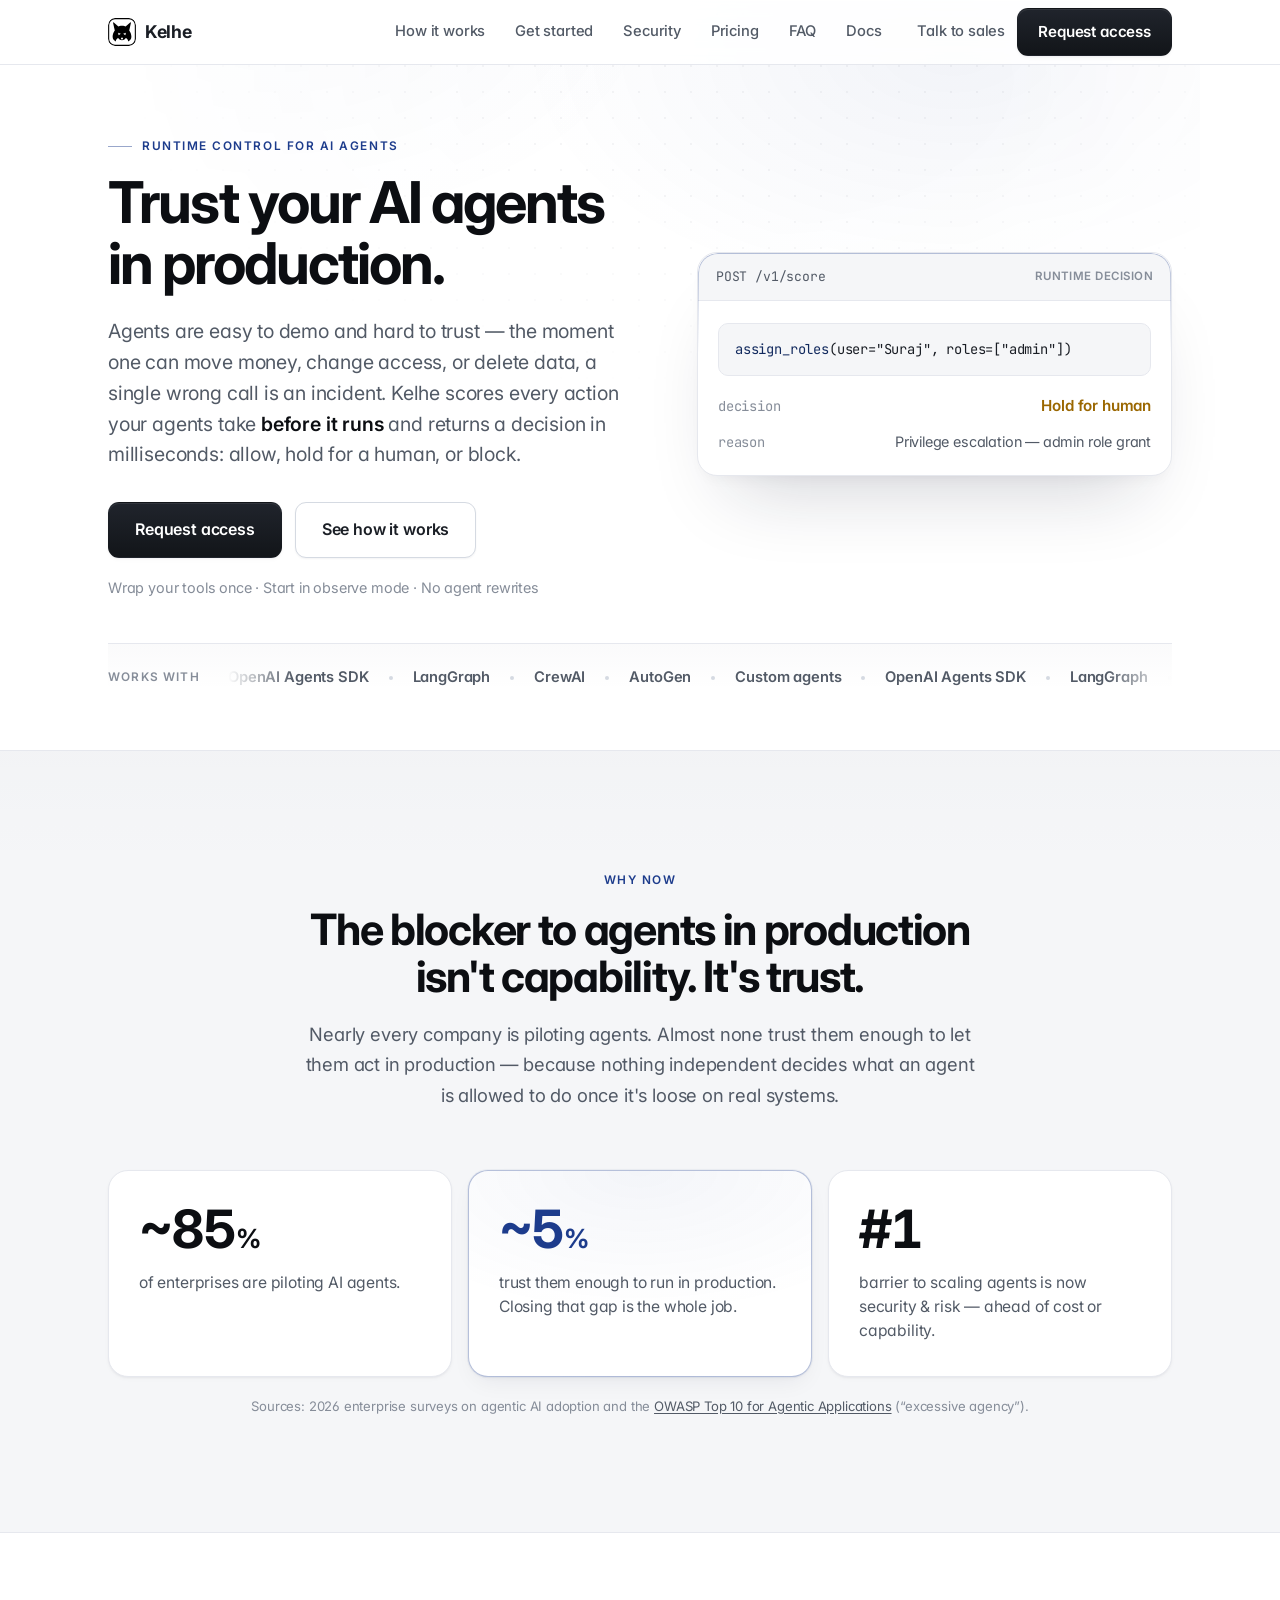
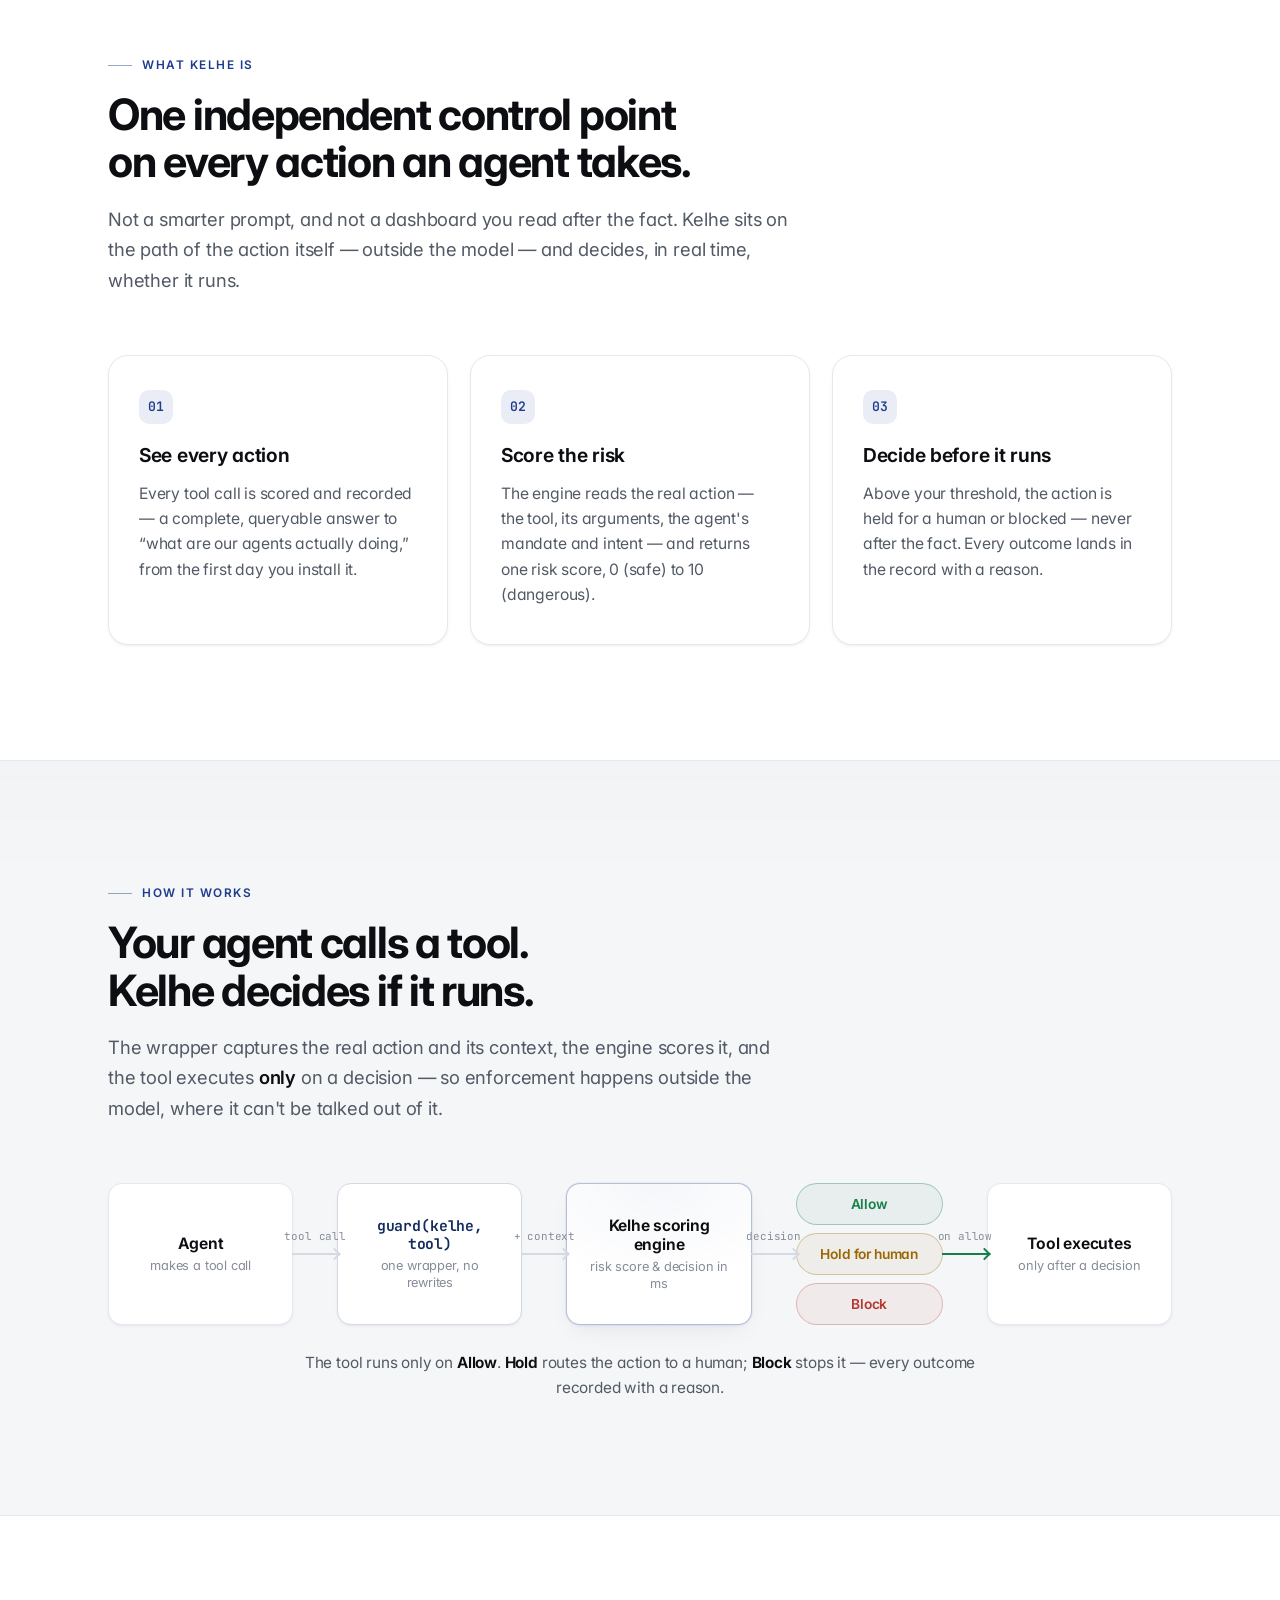
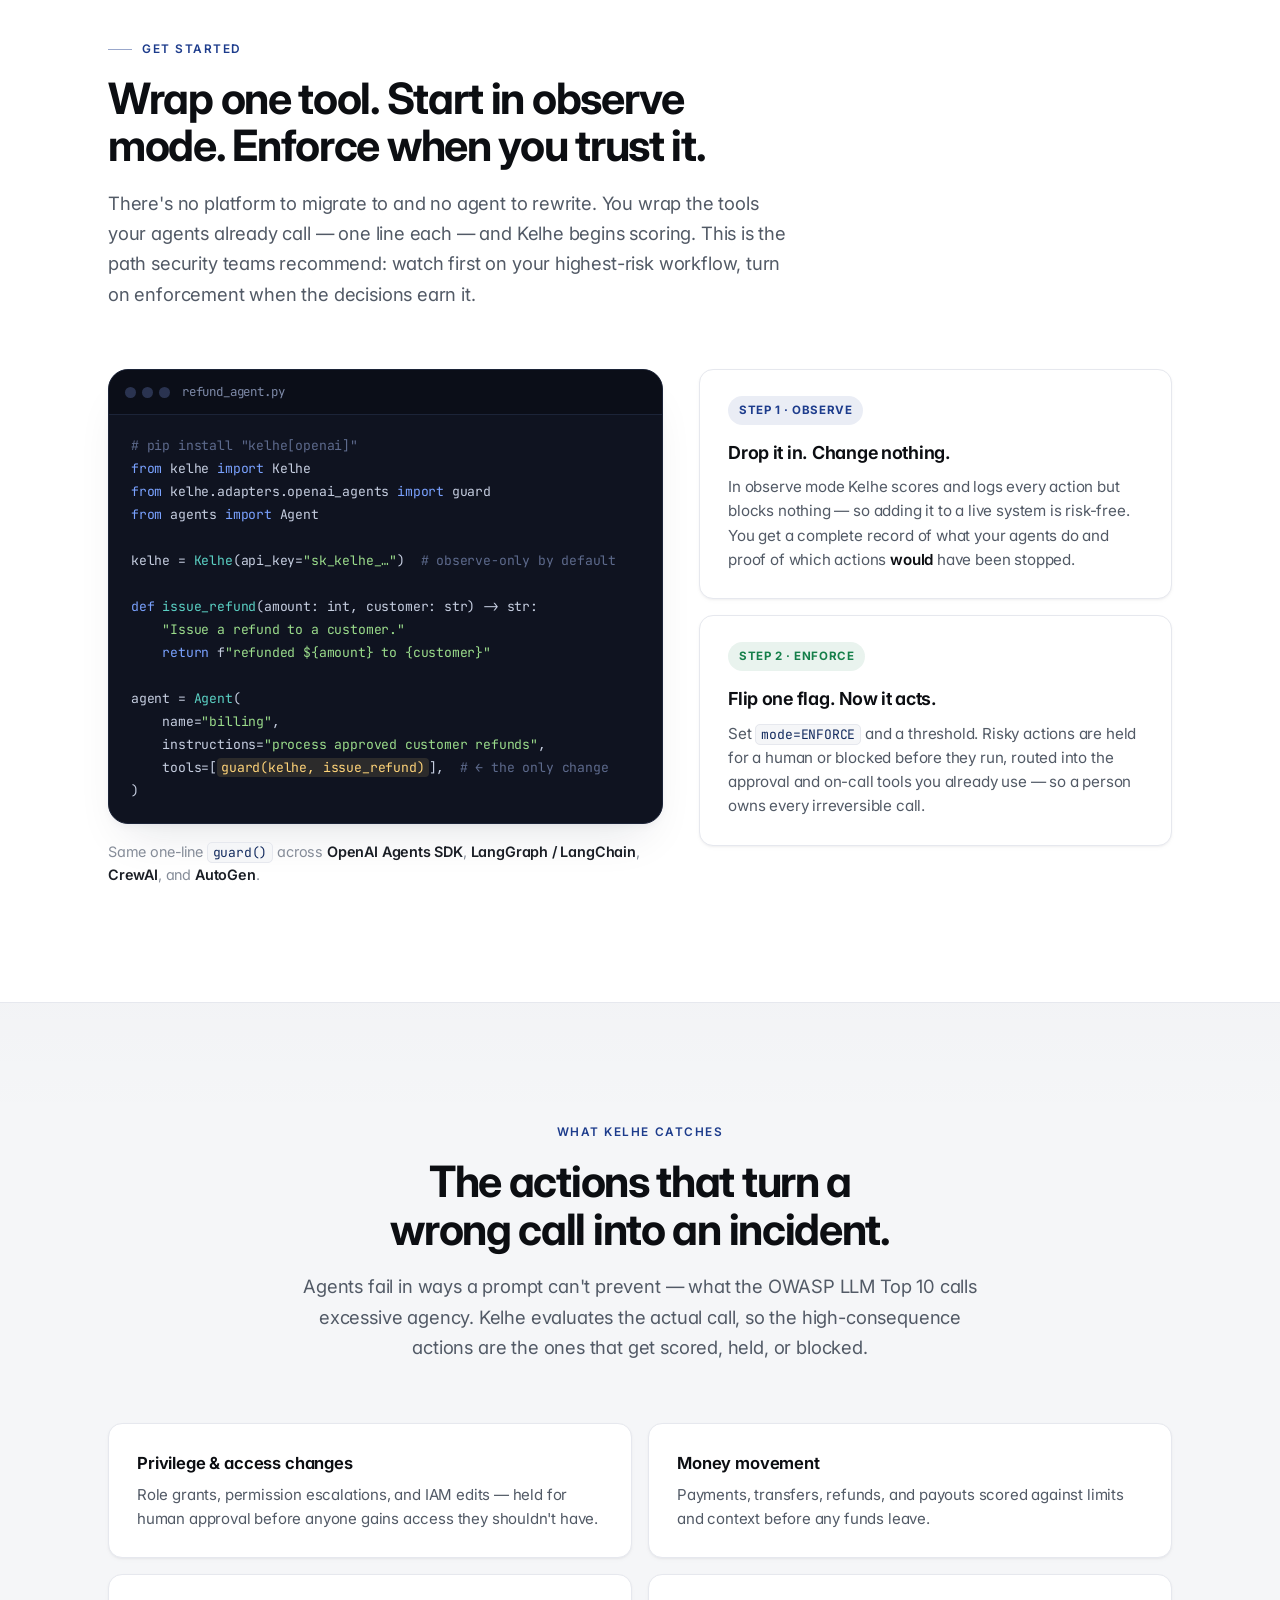
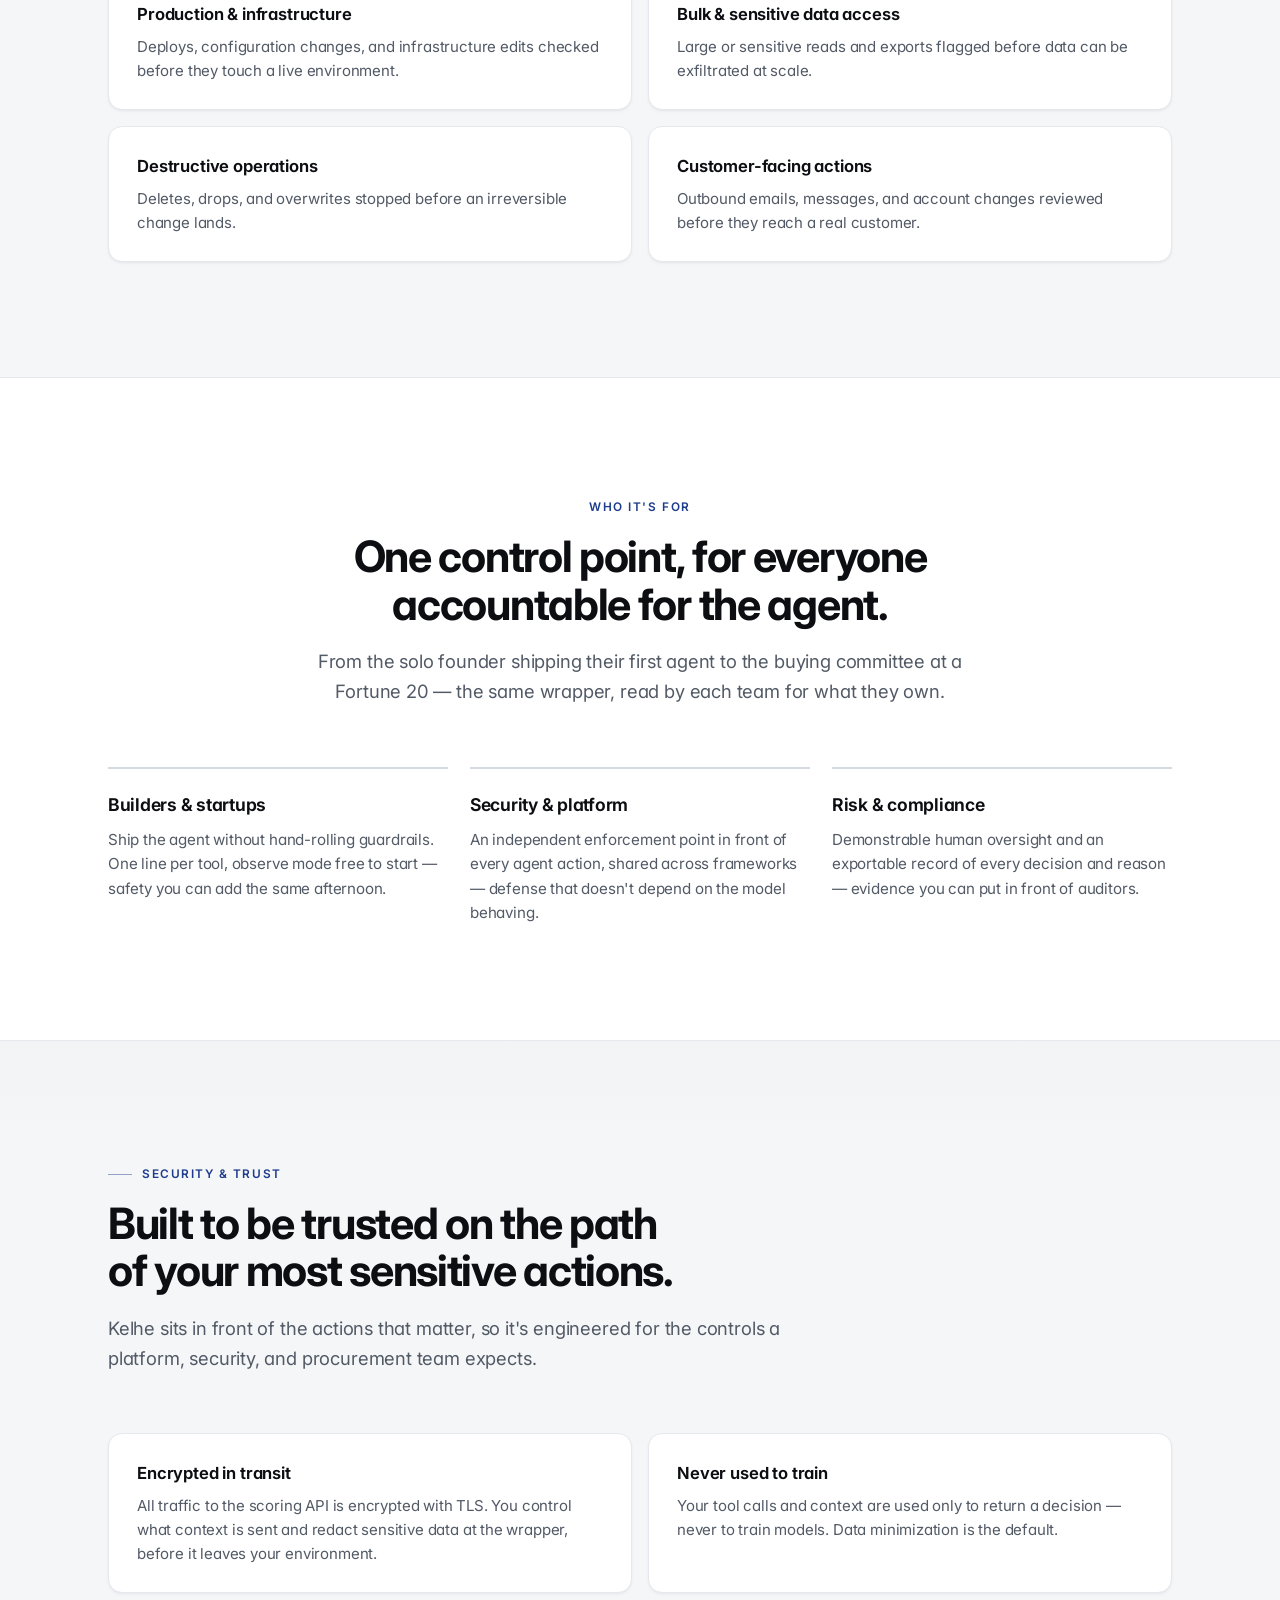
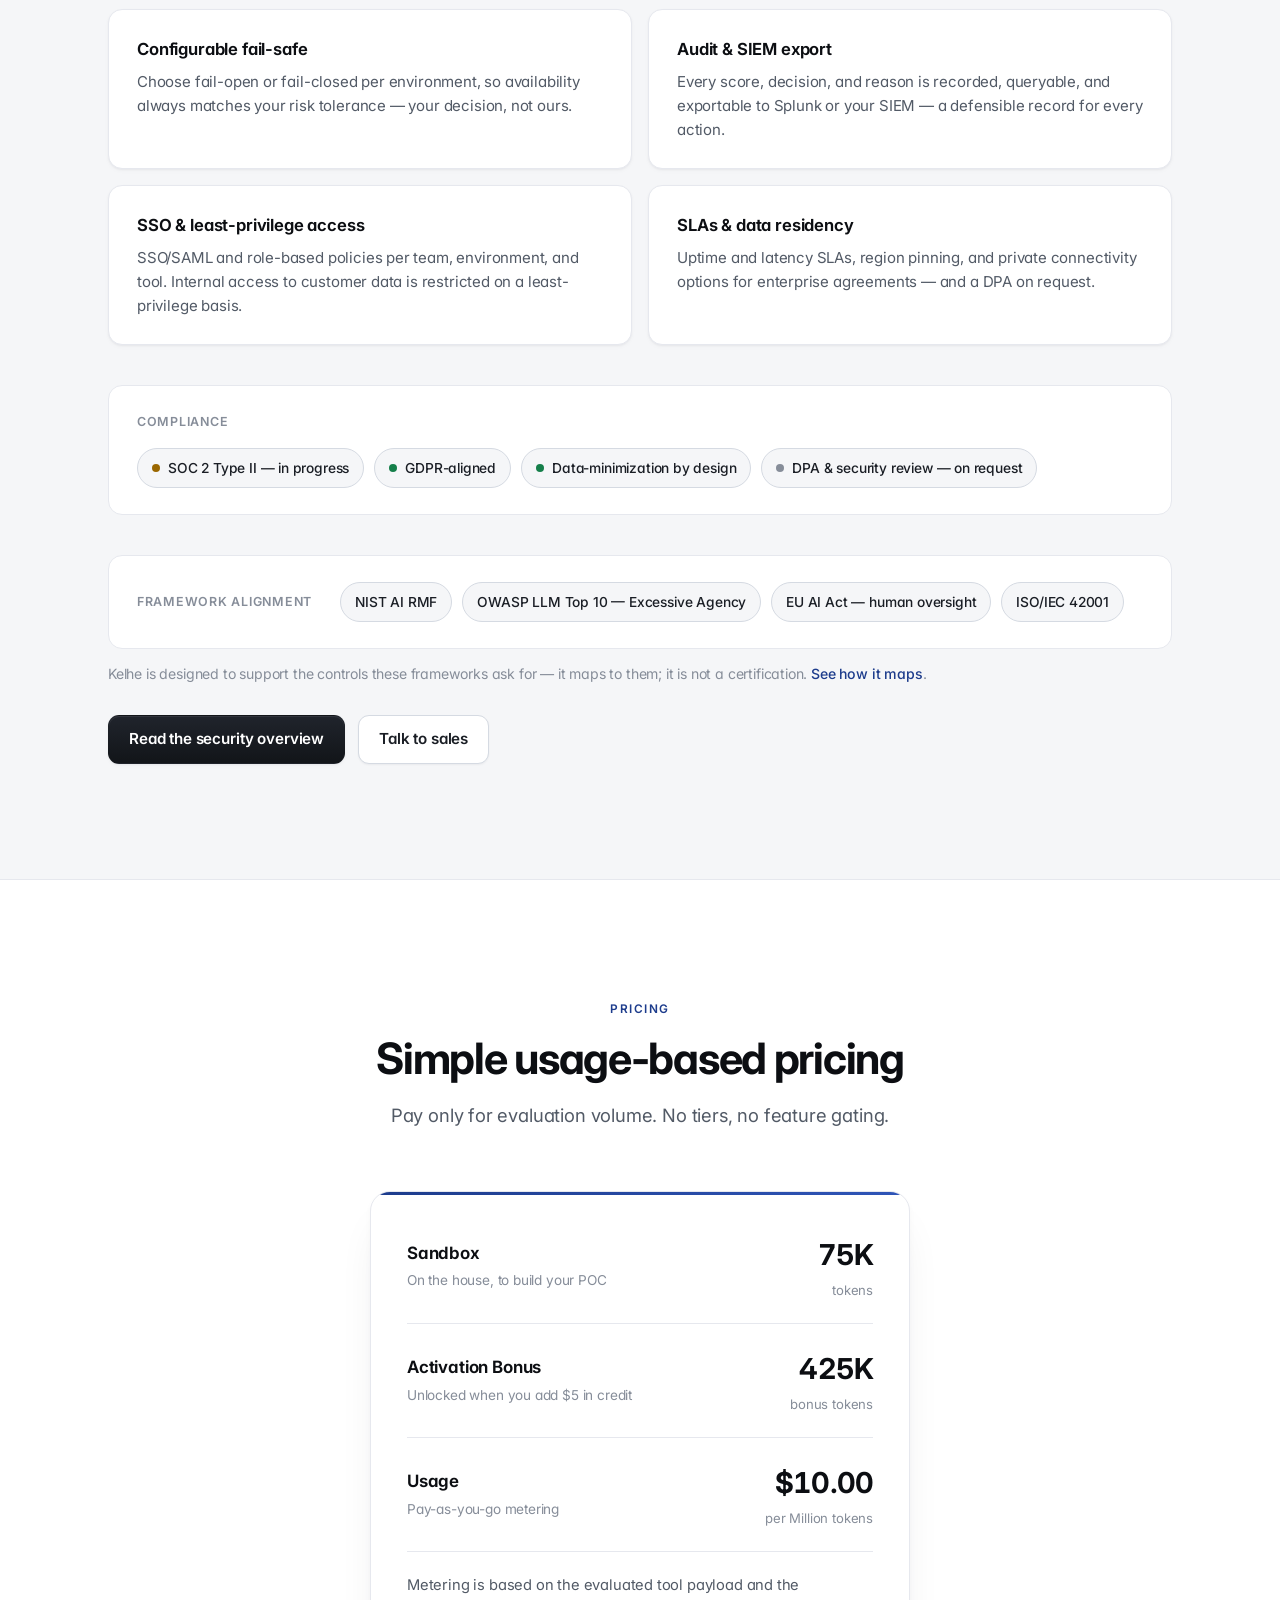
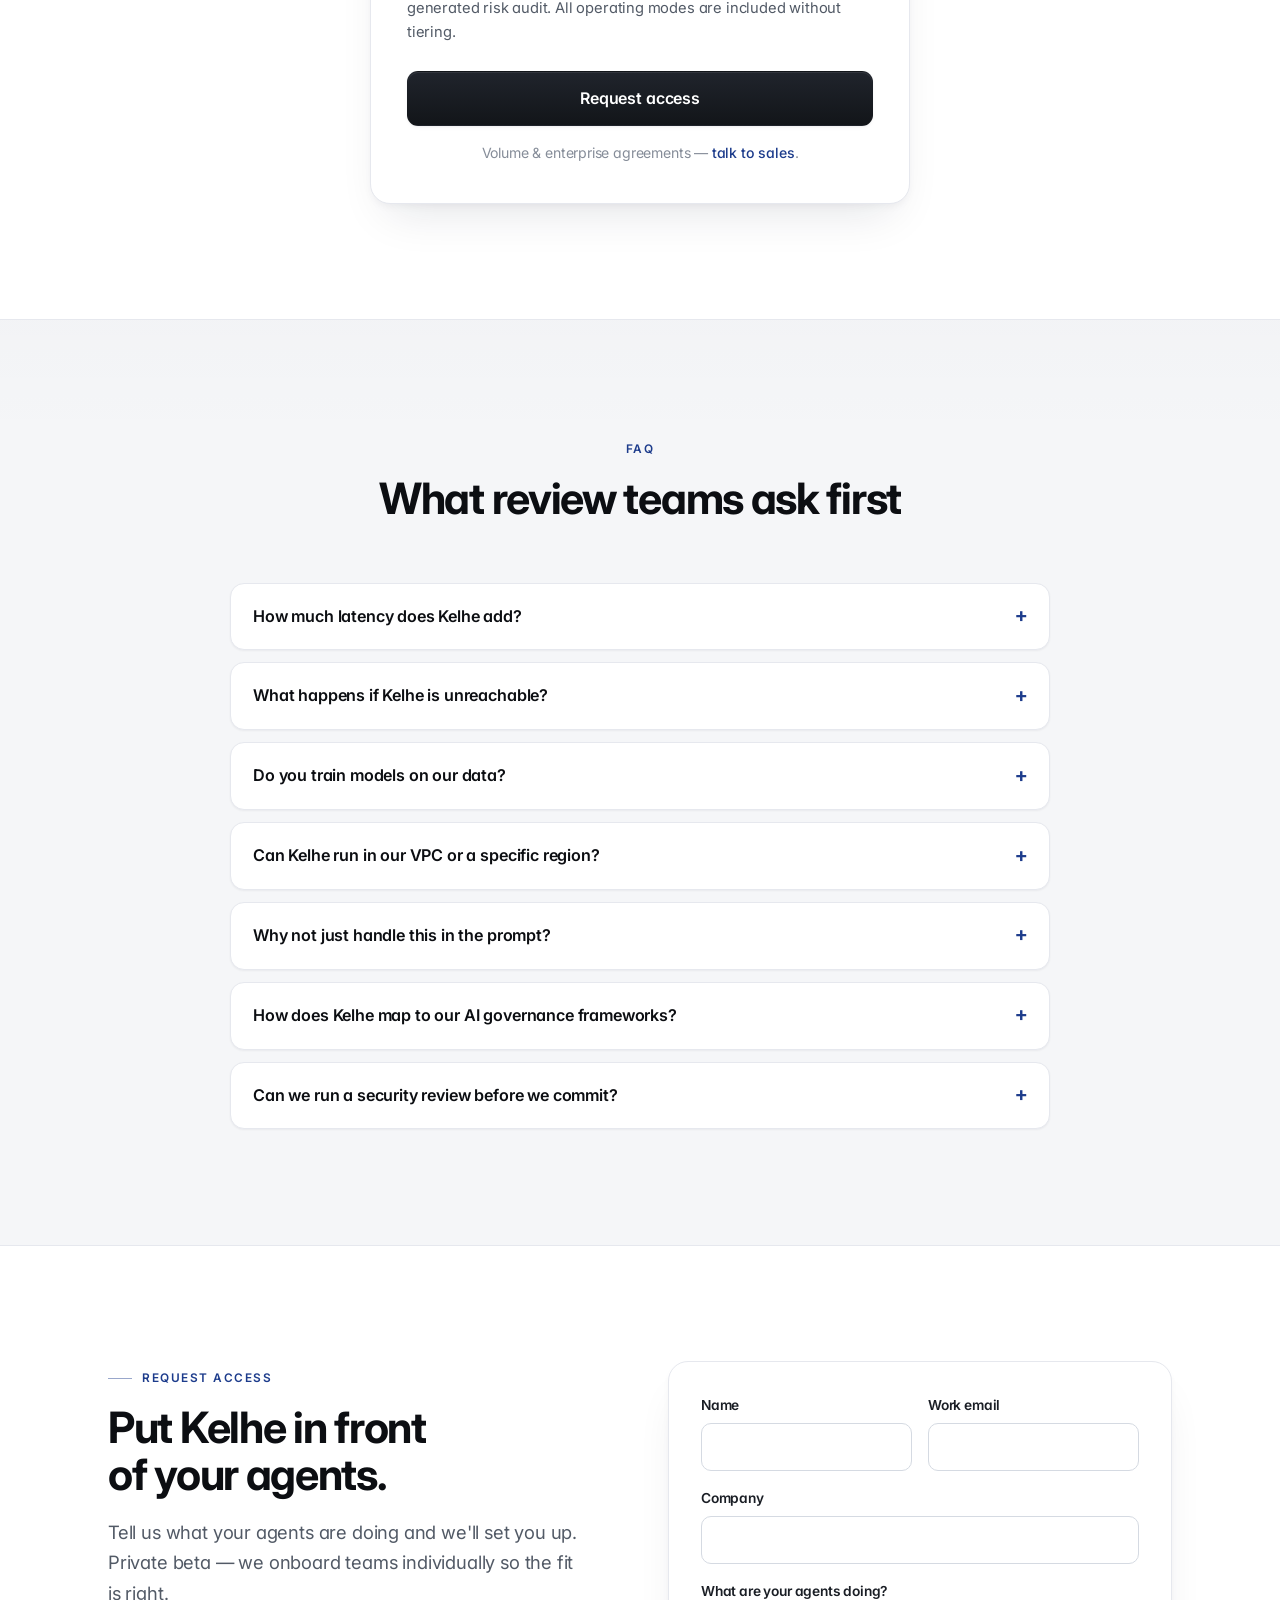
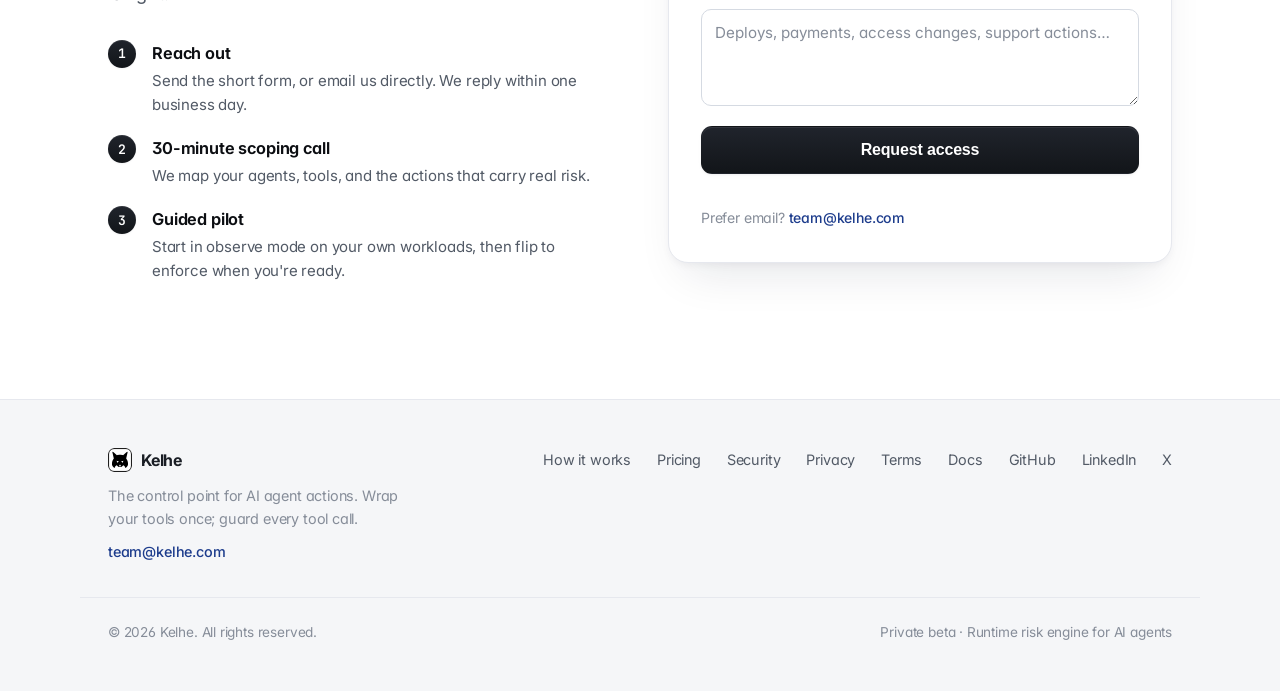
<file: index.html>
<!DOCTYPE html>
<html lang="en">
<head>
  <meta charset="UTF-8" />
  <meta name="viewport" content="width=device-width, initial-scale=1.0" />
  <title>Kelhe — The runtime control point for AI agent actions</title>
  <meta name="description" content="Most AI agents never leave the pilot because no one can trust what they'll do in production. Kelhe scores every action your agents take — before it runs — and returns a decision in milliseconds: allow, hold for a human, or block. Wrap your tools once, start in observe mode, enforce when you trust it." />
  <meta name="keywords" content="AI agent security, runtime risk engine, tool call guardrails, agent governance, LLM security, human-in-the-loop" />
  <meta name="theme-color" content="#ffffff" />
  <meta name="robots" content="index, follow" />
  <meta name="author" content="Kelhe" />
  <link rel="canonical" href="https://kelhe.com/" />

  <link rel="icon" type="image/svg+xml" href="kelhe-fox-icon.svg" />
  <link rel="apple-touch-icon" href="kelhe-fox-logo.png" />
  <link rel="manifest" href="site.webmanifest" />

  <meta property="og:type" content="website" />
  <meta property="og:site_name" content="Kelhe" />
  <meta property="og:title" content="Kelhe — The control point for AI agent actions" />
  <meta property="og:description" content="A runtime risk engine for AI agents. Every tool call is scored before it executes — allow, hold for a human, or block." />
  <meta property="og:url" content="https://kelhe.com/" />
  <meta property="og:image" content="https://kelhe.com/kelhe-fox-logo.png" />
  <meta name="twitter:card" content="summary_large_image" />
  <meta name="twitter:title" content="Kelhe — The control point for AI agent actions" />
  <meta name="twitter:description" content="Every AI agent tool call, scored before it executes. Allow, hold for a human, or block." />
  <meta name="twitter:image" content="https://kelhe.com/kelhe-fox-logo.png" />

  <link rel="preconnect" href="https://fonts.googleapis.com" />
  <link rel="preconnect" href="https://fonts.gstatic.com" crossorigin />
  <link rel="preload" as="image" href="kelhe-fox-icon.svg" />
  <link href="https://fonts.googleapis.com/css2?family=Inter:wght@400;500;600;700;800&family=JetBrains+Mono:wght@400;500&display=swap" rel="stylesheet" />

  <link rel="stylesheet" href="styles.css?v=20260627e" />

  <!-- ── Structured data (JSON-LD) ─────────────────────────── -->
  <script type="application/ld+json">
  {
    "@context": "https://schema.org",
    "@graph": [
      {
        "@type": "Organization",
        "@id": "https://kelhe.com/#org",
        "name": "Kelhe",
        "url": "https://kelhe.com/",
        "logo": "https://kelhe.com/kelhe-fox-logo.png",
        "email": "team@kelhe.com",
        "sameAs": [
          "https://github.com/kelhehq",
          "https://www.linkedin.com/company/kelhe",
          "https://x.com/kelhehq"
        ]
      },
      {
        "@type": "SoftwareApplication",
        "name": "Kelhe",
        "applicationCategory": "SecurityApplication",
        "operatingSystem": "Cloud",
        "url": "https://kelhe.com/",
        "publisher": { "@id": "https://kelhe.com/#org" },
        "description": "Runtime risk engine for AI agents. Every guarded tool call is scored before it executes and returns a decision — allow, hold for a human, or block — with a defensible audit trail. The enforcement checkpoint security, platform, and risk teams put in front of every action an agent can take.",
        "offers": {
          "@type": "Offer",
          "priceCurrency": "USD",
          "price": "10.00",
          "description": "Usage-based token pricing: 75,000 tokens free for sandbox testing, plus a 425,000 token bonus unlocked on account activation. Then $10.00 per Million tokens."
        }
      },
      {
        "@type": "FAQPage",
        "mainEntity": [
          {
            "@type": "Question",
            "name": "How much latency does Kelhe add?",
            "acceptedAnswer": { "@type": "Answer", "text": "Kelhe is built for the hot path. Scoring runs as a single hosted API call designed to return a decision in milliseconds, so guarded tool calls proceed with minimal added latency. Enterprise agreements include latency SLAs." }
          },
          {
            "@type": "Question",
            "name": "What happens if Kelhe is unreachable?",
            "acceptedAnswer": { "@type": "Answer", "text": "Failure behavior is configurable per environment. Choose fail-open to proceed if scoring is unavailable, or fail-closed to block until a decision is returned, so availability always matches your risk tolerance." }
          },
          {
            "@type": "Question",
            "name": "Do you train models on our data?",
            "acceptedAnswer": { "@type": "Answer", "text": "No. Customer tool calls and context are used only to return a decision, never to train models. Kelhe follows data-minimization principles, and a DPA and security review are available on request." }
          },
          {
            "@type": "Question",
            "name": "Can Kelhe run in our VPC or a specific region?",
            "acceptedAnswer": { "@type": "Answer", "text": "Deployment and data-residency options, including region pinning and private connectivity, are available for enterprise agreements. Email team@kelhe.com to discuss requirements." }
          },
          {
            "@type": "Question",
            "name": "Why not just handle this in the prompt?",
            "acceptedAnswer": { "@type": "Answer", "text": "Prompts shape intent; they don't enforce it. A model can be persuaded, confused, or wrong, and a prompt leaves no independent record of what was allowed. Kelhe evaluates the actual tool call at runtime, outside the model, and produces a decision and an audit trail you can rely on." }
          },
          {
            "@type": "Question",
            "name": "How does Kelhe map to our AI governance frameworks?",
            "acceptedAnswer": { "@type": "Answer", "text": "Kelhe is designed to support the controls these frameworks ask for: independent runtime enforcement and measurement of agent actions (NIST AI RMF), mitigation of excessive agency (OWASP LLM Top 10), demonstrable human oversight of consequential actions (EU AI Act), and an auditable management record (ISO/IEC 42001). Kelhe maps to these standards; it is not itself a certification." }
          },
          {
            "@type": "Question",
            "name": "Can we run a security review before we commit?",
            "acceptedAnswer": { "@type": "Answer", "text": "Yes. We share a security overview, complete security questionnaires, and provide a DPA on request. Private beta teams are onboarded individually, so a security and procurement review is part of how we start. Email team@kelhe.com." }
          }
        ]
      }
    ]
  }
  </script>
</head>
<body>
  <a class="skip-link" href="#main">Skip to content</a>

  <!-- ───────────────────────── Nav ───────────────────────── -->
  <header class="nav">
    <div class="container nav__inner">
      <a class="brand" href="#top" aria-label="Kelhe home">
        <img class="brand__mark" src="kelhe-fox-icon.svg" alt="" width="28" height="28" />
        <span class="brand__name">Kelhe</span>
      </a>
      <button class="nav__toggle" id="navToggle" aria-label="Open menu" aria-expanded="false" aria-controls="navMenu">
        <span></span><span></span><span></span>
      </button>
      <nav class="nav__links" id="navMenu" aria-label="Primary">
        <a href="#how">How it works</a>
        <a href="#start">Get started</a>
        <a href="#security">Security</a>
        <a href="#pricing">Pricing</a>
        <a href="#faq">FAQ</a>
        <a href="https://docs.kelhe.com" rel="noopener">Docs</a>
        <div class="nav__cta">
          <a class="nav__link" href="mailto:team@kelhe.com?subject=Talk%20to%20sales">Talk to sales</a>
          <a class="btn btn--primary" href="#request">Request access</a>
        </div>
      </nav>
    </div>
  </header>

  <main id="main">
    <span id="top"></span>

    <!-- ───────────────────────── Hero ───────────────────────── -->
    <section class="hero container">
      <div class="hero__bg" aria-hidden="true"></div>
      <div class="hero__grid">
        <div class="hero__copy">
          <span class="eyebrow">Runtime control for AI agents</span>
          <h1 class="hero__title">Trust your AI agents in production.</h1>
          <p class="hero__sub">
            Agents are easy to demo and hard to trust — the moment one can move money,
            change access, or delete data, a single wrong call is an incident. Kelhe
            scores every action your agents take <em>before it runs</em> and returns a
            decision in milliseconds: allow, hold for a human, or block.
          </p>
          <div class="hero__actions">
            <a class="btn btn--primary btn--lg" href="#request">Request access</a>
            <a class="btn btn--ghost btn--lg" href="#how">See how it works</a>
          </div>
          <p class="hero__note">Wrap your tools once · Start in observe mode · No agent rewrites</p>
        </div>

        <div class="hero__visual">
          <div class="decision" role="img" aria-label="Example: a tool call to assign admin roles is held for human approval">
            <div class="decision__bar">
              <span class="decision__route">POST /v1/score</span>
              <span class="decision__tag">Runtime decision</span>
            </div>
            <div class="decision__body">
<pre class="decision__call"><span class="k">assign_roles</span>(user="Suraj", roles=["admin"])</pre>
              <div class="decision__rows">
                <div class="decision__row">
                  <span class="decision__k">decision</span>
                  <span class="decision__v decision__v--hold">Hold for human</span>
                </div>
                <div class="decision__row">
                  <span class="decision__k">reason</span>
                  <span class="decision__reason">Privilege escalation — admin role grant</span>
                </div>
              </div>
            </div>
          </div>
        </div>
      </div>

      <!-- ── Framework strip (auto-scrolling marquee) ── -->
      <div class="strip">
        <span class="strip__label">Works with</span>
        <div class="strip__marquee">
          <div class="strip__track">
            <span class="strip__item">OpenAI Agents SDK</span>
            <span class="strip__item">LangGraph</span>
            <span class="strip__item">CrewAI</span>
            <span class="strip__item">AutoGen</span>
            <span class="strip__item">Custom agents</span>
            <span class="strip__item" aria-hidden="true">OpenAI Agents SDK</span>
            <span class="strip__item" aria-hidden="true">LangGraph</span>
            <span class="strip__item" aria-hidden="true">CrewAI</span>
            <span class="strip__item" aria-hidden="true">AutoGen</span>
            <span class="strip__item" aria-hidden="true">Custom agents</span>
          </div>
        </div>
      </div>
    </section>

    <!-- ───────────────────────── Why now (the trust gap) ───────────────────────── -->
    <section class="section section--alt" id="why">
      <div class="container">
        <div class="section__head section__head--center">
          <span class="eyebrow">Why now</span>
          <h2 class="section__title">The blocker to agents in production isn't capability. It's trust.</h2>
          <p class="section__lead">
            Nearly every company is piloting agents. Almost none trust them enough to let
            them act in production — because nothing independent decides what an agent is
            allowed to do once it's loose on real systems.
          </p>
        </div>

        <div class="stats">
          <div class="stat">
            <span class="stat__num">~85<span class="stat__unit">%</span></span>
            <p class="stat__label">of enterprises are piloting AI agents.</p>
          </div>
          <div class="stat stat--accent">
            <span class="stat__num">~5<span class="stat__unit">%</span></span>
            <p class="stat__label">trust them enough to run in production. Closing that gap is the whole job.</p>
          </div>
          <div class="stat">
            <span class="stat__num">#1</span>
            <p class="stat__label">barrier to scaling agents is now security &amp; risk — ahead of cost or capability.</p>
          </div>
        </div>
        <p class="stats__source">
          Sources: 2026 enterprise surveys on agentic AI adoption and the
          <a href="https://genai.owasp.org/resource/owasp-top-10-for-agentic-applications-for-2026/" rel="noopener">OWASP Top 10 for Agentic Applications</a> (“excessive agency”).
        </p>
      </div>
    </section>

    <!-- ───────────────────────── What Kelhe is ───────────────────────── -->
    <section class="section container" id="what">
      <div class="section__head">
        <span class="eyebrow">What Kelhe is</span>
        <h2 class="section__title">One independent control point on every action an agent takes.</h2>
        <p class="section__lead">
          Not a smarter prompt, and not a dashboard you read after the fact. Kelhe sits
          on the path of the action itself — outside the model — and decides, in real
          time, whether it runs.
        </p>
      </div>

      <div class="pillars">
        <div class="pillar">
          <span class="pillar__num">01</span>
          <h3 class="pillar__title">See every action</h3>
          <p class="pillar__desc">Every tool call is scored and recorded — a complete, queryable answer to “what are our agents actually doing,” from the first day you install it.</p>
        </div>
        <div class="pillar">
          <span class="pillar__num">02</span>
          <h3 class="pillar__title">Score the risk</h3>
          <p class="pillar__desc">The engine reads the real action — the tool, its arguments, the agent's mandate and intent — and returns one risk score, 0 (safe) to 10 (dangerous).</p>
        </div>
        <div class="pillar">
          <span class="pillar__num">03</span>
          <h3 class="pillar__title">Decide before it runs</h3>
          <p class="pillar__desc">Above your threshold, the action is held for a human or blocked — never after the fact. Every outcome lands in the record with a reason.</p>
        </div>
      </div>
    </section>

    <!-- ───────────────────────── How it works ───────────────────────── -->
    <section class="section section--alt" id="how">
      <div class="container">
      <div class="section__head">
        <span class="eyebrow">How it works</span>
        <h2 class="section__title">Your agent calls a tool. Kelhe decides if it runs.</h2>
        <p class="section__lead">
          The wrapper captures the real action and its context, the engine scores it, and
          the tool executes <em>only</em> on a decision — so enforcement happens outside
          the model, where it can't be talked out of it.
        </p>
      </div>

      <figure class="flow" aria-label="Data flow: an agent's tool call passes through guard() to Kelhe's scoring engine, which returns allow, hold for a human, or block; the tool executes only on allow.">
        <div class="flow__pipe" aria-hidden="true">
          <div class="flow__node">
            <span class="flow__k">Agent</span>
            <span class="flow__sub">makes a tool call</span>
          </div>
          <div class="flow__edge"><span class="flow__elabel">tool call</span></div>
          <div class="flow__node flow__node--code">
            <span class="flow__k">guard(kelhe, tool)</span>
            <span class="flow__sub">one wrapper, no rewrites</span>
          </div>
          <div class="flow__edge"><span class="flow__elabel">+ context</span></div>
          <div class="flow__node flow__node--accent">
            <span class="flow__k">Kelhe scoring engine</span>
            <span class="flow__sub">risk score &amp; decision in ms</span>
          </div>
          <div class="flow__edge"><span class="flow__elabel">decision</span></div>
          <div class="flow__decisions">
            <span class="flow__pill flow__pill--ok">Allow</span>
            <span class="flow__pill flow__pill--hold">Hold for human</span>
            <span class="flow__pill flow__pill--block">Block</span>
          </div>
          <div class="flow__edge flow__edge--ok"><span class="flow__elabel">on allow</span></div>
          <div class="flow__node">
            <span class="flow__k">Tool executes</span>
            <span class="flow__sub">only after a decision</span>
          </div>
        </div>
        <figcaption class="flow__caption">
          The tool runs only on <strong>Allow</strong>. <strong>Hold</strong> routes the
          action to a human; <strong>Block</strong> stops it — every outcome recorded with a reason.
        </figcaption>
      </figure>
      </div>
    </section>

    <!-- ───────────────────────── Get started ───────────────────────── -->
    <section class="section" id="start">
      <div class="container">
        <div class="section__head">
          <span class="eyebrow">Get started</span>
          <h2 class="section__title">Wrap one tool. Start in observe mode. Enforce when you trust it.</h2>
          <p class="section__lead">
            There's no platform to migrate to and no agent to rewrite. You wrap the tools
            your agents already call — one line each — and Kelhe begins scoring. This is
            the path security teams recommend: watch first on your highest-risk workflow,
            turn on enforcement when the decisions earn it.
          </p>
        </div>

        <div class="start">
          <div class="start__code">
            <div class="code">
              <div class="code__bar">
                <span class="code__dots" aria-hidden="true"><i></i><i></i><i></i></span>
                <span class="code__file">refund_agent.py</span>
              </div>
<pre class="code__body"><code><span class="c-c"># pip install "kelhe[openai]"</span>
<span class="c-k">from</span> kelhe <span class="c-k">import</span> Kelhe
<span class="c-k">from</span> kelhe.adapters.openai_agents <span class="c-k">import</span> guard
<span class="c-k">from</span> agents <span class="c-k">import</span> Agent

kelhe = <span class="c-f">Kelhe</span>(api_key=<span class="c-s">"sk_kelhe_…"</span>)  <span class="c-c"># observe-only by default</span>

<span class="c-k">def</span> <span class="c-f">issue_refund</span>(amount: int, customer: str) -> str:
    <span class="c-s">"Issue a refund to a customer."</span>
    <span class="c-k">return</span> f<span class="c-s">"refunded ${amount} to {customer}"</span>

agent = <span class="c-f">Agent</span>(
    name=<span class="c-s">"billing"</span>,
    instructions=<span class="c-s">"process approved customer refunds"</span>,
    tools=[<span class="c-hl">guard(kelhe, issue_refund)</span>],  <span class="c-c"># ← the only change</span>
)</code></pre>
            </div>
            <p class="start__frameworks">
              Same one-line <code>guard()</code> across
              <strong>OpenAI Agents SDK</strong>, <strong>LangGraph / LangChain</strong>,
              <strong>CrewAI</strong>, and <strong>AutoGen</strong>.
            </p>
          </div>

          <div class="modes">
            <div class="mode">
              <span class="mode__tag mode__tag--observe">Step 1 · Observe</span>
              <h3 class="mode__title">Drop it in. Change nothing.</h3>
              <p class="mode__desc">
                In observe mode Kelhe scores and logs every action but blocks nothing — so
                adding it to a live system is risk-free. You get a complete record of what
                your agents do and proof of which actions <em>would</em> have been stopped.
              </p>
            </div>
            <div class="mode">
              <span class="mode__tag mode__tag--enforce">Step 2 · Enforce</span>
              <h3 class="mode__title">Flip one flag. Now it acts.</h3>
              <p class="mode__desc">
                Set <code>mode=ENFORCE</code> and a threshold. Risky actions are held for a
                human or blocked before they run, routed into the approval and on-call tools
                you already use — so a person owns every irreversible call.
              </p>
            </div>
          </div>
        </div>
      </div>
    </section>

    <!-- ───────────────────────── What Kelhe catches ───────────────────────── -->
    <section class="section section--alt" id="catches">
      <div class="container">
        <div class="section__head section__head--center">
          <span class="eyebrow">What Kelhe catches</span>
          <h2 class="section__title">The actions that turn a wrong call into an incident.</h2>
          <p class="section__lead">
            Agents fail in ways a prompt can't prevent — what the OWASP LLM Top 10 calls
            excessive agency. Kelhe evaluates the actual call, so the high-consequence
            actions are the ones that get scored, held, or blocked.
          </p>
        </div>

        <div class="sec">
          <div class="sec__item">
            <h3>Privilege &amp; access changes</h3>
            <p>Role grants, permission escalations, and IAM edits — held for human approval before anyone gains access they shouldn't have.</p>
          </div>
          <div class="sec__item">
            <h3>Money movement</h3>
            <p>Payments, transfers, refunds, and payouts scored against limits and context before any funds leave.</p>
          </div>
          <div class="sec__item">
            <h3>Production &amp; infrastructure</h3>
            <p>Deploys, configuration changes, and infrastructure edits checked before they touch a live environment.</p>
          </div>
          <div class="sec__item">
            <h3>Bulk &amp; sensitive data access</h3>
            <p>Large or sensitive reads and exports flagged before data can be exfiltrated at scale.</p>
          </div>
          <div class="sec__item">
            <h3>Destructive operations</h3>
            <p>Deletes, drops, and overwrites stopped before an irreversible change lands.</p>
          </div>
          <div class="sec__item">
            <h3>Customer-facing actions</h3>
            <p>Outbound emails, messages, and account changes reviewed before they reach a real customer.</p>
          </div>
        </div>
      </div>
    </section>

    <!-- ───────────────────────── Who it's for ───────────────────────── -->
    <section class="section container" id="who">
      <div class="section__head section__head--center">
        <span class="eyebrow">Who it's for</span>
        <h2 class="section__title">One control point, for everyone accountable for the agent.</h2>
        <p class="section__lead">
          From the solo founder shipping their first agent to the buying committee at a
          Fortune 20 — the same wrapper, read by each team for what they own.
        </p>
      </div>

      <div class="teams">
        <div class="team">
          <h3 class="team__title">Builders &amp; startups</h3>
          <p class="team__desc">Ship the agent without hand-rolling guardrails. One line per tool, observe mode free to start — safety you can add the same afternoon.</p>
        </div>
        <div class="team">
          <h3 class="team__title">Security &amp; platform</h3>
          <p class="team__desc">An independent enforcement point in front of every agent action, shared across frameworks — defense that doesn't depend on the model behaving.</p>
        </div>
        <div class="team">
          <h3 class="team__title">Risk &amp; compliance</h3>
          <p class="team__desc">Demonstrable human oversight and an exportable record of every decision and reason — evidence you can put in front of auditors.</p>
        </div>
      </div>
    </section>

    <!-- ───────────────────────── Security & trust ───────────────────────── -->
    <section class="section section--alt" id="security">
      <div class="container">
        <div class="section__head">
          <span class="eyebrow">Security &amp; trust</span>
          <h2 class="section__title">Built to be trusted on the path of your most sensitive actions.</h2>
          <p class="section__lead">
            Kelhe sits in front of the actions that matter, so it's engineered for the
            controls a platform, security, and procurement team expects.
          </p>
        </div>

        <div class="sec">
          <div class="sec__item">
            <h3>Encrypted in transit</h3>
            <p>All traffic to the scoring API is encrypted with TLS. You control what context is sent and redact sensitive data at the wrapper, before it leaves your environment.</p>
          </div>
          <div class="sec__item">
            <h3>Never used to train</h3>
            <p>Your tool calls and context are used only to return a decision — never to train models. Data minimization is the default.</p>
          </div>
          <div class="sec__item">
            <h3>Configurable fail-safe</h3>
            <p>Choose fail-open or fail-closed per environment, so availability always matches your risk tolerance — your decision, not ours.</p>
          </div>
          <div class="sec__item">
            <h3>Audit &amp; SIEM export</h3>
            <p>Every score, decision, and reason is recorded, queryable, and exportable to Splunk or your SIEM — a defensible record for every action.</p>
          </div>
          <div class="sec__item">
            <h3>SSO &amp; least-privilege access</h3>
            <p>SSO/SAML and role-based policies per team, environment, and tool. Internal access to customer data is restricted on a least-privilege basis.</p>
          </div>
          <div class="sec__item">
            <h3>SLAs &amp; data residency</h3>
            <p>Uptime and latency SLAs, region pinning, and private connectivity options for enterprise agreements — and a DPA on request.</p>
          </div>
        </div>

        <div class="compliance">
          <span class="compliance__label">Compliance</span>
          <ul class="compliance__badges">
            <li class="badge"><span class="badge__dot badge__dot--prog"></span> SOC 2 Type II — in progress</li>
            <li class="badge"><span class="badge__dot badge__dot--ok"></span> GDPR-aligned</li>
            <li class="badge"><span class="badge__dot badge__dot--ok"></span> Data-minimization by design</li>
            <li class="badge"><span class="badge__dot badge__dot--req"></span> DPA &amp; security review — on request</li>
          </ul>
        </div>

        <div class="compliance">
          <span class="compliance__label">Framework alignment</span>
          <ul class="compliance__badges">
            <li class="badge">NIST AI RMF</li>
            <li class="badge">OWASP LLM Top 10 — Excessive Agency</li>
            <li class="badge">EU AI Act — human oversight</li>
            <li class="badge">ISO/IEC 42001</li>
          </ul>
        </div>
        <p class="pricing__enterprise" style="text-align:left;margin-top:14px;">
          Kelhe is designed to support the controls these frameworks ask for — it maps to them; it is not a certification. <a href="security.html">See how it maps</a>.
        </p>

        <div class="sec__cta">
          <a class="btn btn--primary" href="security.html">Read the security overview</a>
          <a class="btn btn--ghost" href="mailto:team@kelhe.com?subject=Enterprise%20%26%20security%20review">Talk to sales</a>
        </div>
      </div>
    </section>

    <!-- ───────────────────────── Pricing ───────────────────────── -->
    <section class="section container" id="pricing">
      <div class="section__head section__head--center">
        <span class="eyebrow">Pricing</span>
        <h2 class="section__title">Simple usage-based pricing</h2>
        <p class="section__lead">Pay only for evaluation volume. No tiers, no feature gating.</p>
      </div>

      <div class="pricing">
        <div class="pricing__card">
          <div class="pricing__row">
            <div>
              <span class="pricing__tier">Sandbox</span>
              <span class="pricing__sub">On the house, to build your POC</span>
            </div>
            <div class="pricing__price">
              <span class="pricing__amount">75K</span>
              <span class="pricing__unit">tokens</span>
            </div>
          </div>
          <div class="pricing__row">
            <div>
              <span class="pricing__tier">Activation Bonus</span>
              <span class="pricing__sub">Unlocked when you add $5 in credit</span>
            </div>
            <div class="pricing__price">
              <span class="pricing__amount">425K</span>
              <span class="pricing__unit">bonus tokens</span>
            </div>
          </div>
          <div class="pricing__row">
            <div>
              <span class="pricing__tier">Usage</span>
              <span class="pricing__sub">Pay-as-you-go metering</span>
            </div>
            <div class="pricing__price">
              <span class="pricing__amount">$10.00</span>
              <span class="pricing__unit">per Million tokens</span>
            </div>
          </div>

          <p class="pricing__explain">
            Metering is based on the evaluated tool payload and the generated risk audit. All operating modes are included without tiering.
          </p>

          <a class="btn btn--primary btn--lg" href="#request">Request access</a>
          <p class="pricing__enterprise">Volume &amp; enterprise agreements — <a href="mailto:team@kelhe.com?subject=Enterprise%20pricing">talk to sales</a>.</p>
        </div>
      </div>
    </section>

    <!-- ───────────────────────── FAQ ───────────────────────── -->
    <section class="section section--alt" id="faq">
      <div class="container">
        <div class="section__head section__head--center">
          <span class="eyebrow">FAQ</span>
          <h2 class="section__title">What review teams ask first</h2>
        </div>

        <div class="faq">
          <details class="faq__item">
            <summary>How much latency does Kelhe add?</summary>
            <p>Kelhe is built for the hot path. Scoring runs as a single hosted API call designed to return a decision in milliseconds, so guarded tool calls proceed with minimal added latency. Enterprise agreements include latency SLAs.</p>
          </details>
          <details class="faq__item">
            <summary>What happens if Kelhe is unreachable?</summary>
            <p>Failure behavior is configurable per environment. Choose fail-open — proceed if scoring is unavailable — or fail-closed — block until a decision is returned. Availability always matches your risk tolerance.</p>
          </details>
          <details class="faq__item">
            <summary>Do you train models on our data?</summary>
            <p>No. Customer tool calls and context are used only to return a decision, never to train models. Kelhe follows data-minimization principles, and a DPA and security review are available on request.</p>
          </details>
          <details class="faq__item">
            <summary>Can Kelhe run in our VPC or a specific region?</summary>
            <p>Deployment and data-residency options, including region pinning and private connectivity, are available for enterprise agreements. Email <a href="mailto:team@kelhe.com?subject=Deployment%20%26%20residency">team@kelhe.com</a> to discuss requirements.</p>
          </details>
          <details class="faq__item">
            <summary>Why not just handle this in the prompt?</summary>
            <p>Prompts shape intent; they don't enforce it. A model can be persuaded, confused, or wrong, and a prompt leaves no independent record of what was allowed. Kelhe evaluates the actual tool call at runtime — outside the model — and produces a decision and an audit trail you can rely on.</p>
          </details>
          <details class="faq__item">
            <summary>How does Kelhe map to our AI governance frameworks?</summary>
            <p>Kelhe is designed to support the controls these frameworks ask for: independent runtime enforcement and measurement of agent actions (NIST AI RMF), mitigation of excessive agency (OWASP LLM Top 10), demonstrable human oversight of consequential actions (EU AI Act), and an auditable management record (ISO/IEC 42001). Kelhe maps to these standards; it is not itself a certification.</p>
          </details>
          <details class="faq__item">
            <summary>Can we run a security review before we commit?</summary>
            <p>Yes. We share a security overview, complete security questionnaires, and provide a DPA on request. Private beta teams are onboarded individually, so a security and procurement review is part of how we start — email <a href="mailto:team@kelhe.com?subject=Security%20%26%20procurement%20review">team@kelhe.com</a>.</p>
          </details>
        </div>
      </div>
    </section>

    <!-- ───────────────────────── Request access ───────────────────────── -->
    <section class="section" id="request">
      <div class="container request">
        <div class="request__copy">
          <span class="eyebrow">Request access</span>
          <h2 class="section__title">Put Kelhe in front of your agents.</h2>
          <p class="section__lead">
            Tell us what your agents are doing and we'll set you up. Private beta —
            we onboard teams individually so the fit is right.
          </p>

          <ol class="next">
            <li class="next__step">
              <span class="next__num">1</span>
              <div>
                <h3 class="next__title">Reach out</h3>
                <p class="next__desc">Send the short form, or email us directly. We reply within one business day.</p>
              </div>
            </li>
            <li class="next__step">
              <span class="next__num">2</span>
              <div>
                <h3 class="next__title">30-minute scoping call</h3>
                <p class="next__desc">We map your agents, tools, and the actions that carry real risk.</p>
              </div>
            </li>
            <li class="next__step">
              <span class="next__num">3</span>
              <div>
                <h3 class="next__title">Guided pilot</h3>
                <p class="next__desc">Start in observe mode on your own workloads, then flip to enforce when you're ready.</p>
              </div>
            </li>
          </ol>
        </div>

        <div class="request__form">
          <!-- Web3Forms key is set. Submissions are delivered to the email registered
               for this key at web3forms.com — make sure that is team@kelhe.com. -->
          <form id="requestForm" class="form" action="https://api.web3forms.com/submit" method="POST">
            <input type="hidden" name="access_key" value="cf0c25e7-f2dc-433e-bff4-dc9bb9f6ca3f" />
            <input type="hidden" name="subject" value="Kelhe — new access request" />
            <input type="hidden" name="from_name" value="Kelhe website" />
            <input type="checkbox" name="botcheck" class="hp" tabindex="-1" autocomplete="off" aria-hidden="true" />

            <div class="form__row">
              <label class="form__field">
                <span class="form__label">Name</span>
                <input class="form__input" type="text" name="name" required autocomplete="name" />
              </label>
              <label class="form__field">
                <span class="form__label">Work email</span>
                <input class="form__input" type="email" name="email" required autocomplete="email" />
              </label>
            </div>
            <label class="form__field">
              <span class="form__label">Company</span>
              <input class="form__input" type="text" name="company" required autocomplete="organization" />
            </label>
            <label class="form__field">
              <span class="form__label">What are your agents doing?</span>
              <textarea class="form__input" name="use_case" rows="3" placeholder="Deploys, payments, access changes, support actions…" required></textarea>
            </label>

            <button class="btn btn--primary btn--lg form__submit" type="submit">Request access</button>
            <p class="form__status" id="formStatus" role="status" aria-live="polite"></p>
            <p class="form__fallback">Prefer email? <a href="mailto:team@kelhe.com?subject=API%20access%20request">team@kelhe.com</a></p>
          </form>
        </div>
      </div>
    </section>
  </main>

  <!-- ───────────────────────── Footer ───────────────────────── -->
  <footer class="footer">
    <div class="container footer__inner">
      <div class="footer__brandcol">
        <div class="footer__brand">
          <img src="kelhe-fox-icon.svg" alt="" width="24" height="24" />
          <span>Kelhe</span>
        </div>
        <p class="footer__tagline">The control point for AI agent actions. Wrap your tools once; guard every tool call.</p>
        <a class="footer__contact" href="mailto:team@kelhe.com">team@kelhe.com</a>
      </div>
      <nav class="footer__links" aria-label="Footer">
        <a href="#how">How it works</a>
        <a href="#pricing">Pricing</a>
        <a href="security.html">Security</a>
        <a href="privacy.html">Privacy</a>
        <a href="terms.html">Terms</a>
        <a href="https://docs.kelhe.com" rel="noopener">Docs</a>
        <a href="https://github.com/kelhehq" rel="noopener">GitHub</a>
        <a href="https://www.linkedin.com/company/kelhe" rel="noopener">LinkedIn</a>
        <a href="https://x.com/kelhehq" rel="noopener">X</a>
      </nav>
    </div>
    <div class="footer__bottom">
      <p class="footer__copy">© 2026 Kelhe. All rights reserved.</p>
      <p class="footer__copy">Private beta · Runtime risk engine for AI agents</p>
    </div>
  </footer>

  <script>
    (function () {
      var btn = document.getElementById('navToggle');
      var menu = document.getElementById('navMenu');
      if (!btn || !menu) return;
      function close() {
        menu.classList.remove('is-open');
        btn.classList.remove('is-open');
        btn.setAttribute('aria-expanded', 'false');
        btn.setAttribute('aria-label', 'Open menu');
      }
      btn.addEventListener('click', function () {
        var open = menu.classList.toggle('is-open');
        btn.classList.toggle('is-open', open);
        btn.setAttribute('aria-expanded', open ? 'true' : 'false');
        btn.setAttribute('aria-label', open ? 'Close menu' : 'Open menu');
      });
      menu.addEventListener('click', function (e) {
        if (e.target.tagName === 'A') close();
      });
      window.addEventListener('keydown', function (e) {
        if (e.key === 'Escape') close();
      });
    })();

    // Request-access form — progressive enhancement over a normal POST
    (function () {
      var form = document.getElementById('requestForm');
      var status = document.getElementById('formStatus');
      if (!form || !status) return;
      form.addEventListener('submit', function (e) {
        // If the key hasn't been configured yet, let the native POST proceed.
        var key = form.elements['access_key'] ? form.elements['access_key'].value : '';
        if (!key || key.indexOf('YOUR_WEB3FORMS') === 0) return;
        e.preventDefault();
        var btn = form.querySelector('.form__submit');
        status.className = 'form__status';
        status.textContent = 'Sending…';
        if (btn) btn.disabled = true;
        fetch(form.action, {
          method: 'POST',
          headers: { 'Accept': 'application/json' },
          body: new FormData(form)
        }).then(function (r) { return r.json().then(function (d) { return { ok: r.ok, d: d }; }); })
          .then(function (res) {
            if (res.ok) {
              form.reset();
              status.className = 'form__status form__status--ok';
              status.textContent = 'Thanks — your request is in. We’ll reply within one business day.';
            } else {
              throw new Error((res.d && res.d.message) || 'Request failed');
            }
          })
          .catch(function () {
            status.className = 'form__status form__status--err';
            status.innerHTML = 'Something went wrong. Please email <a href="mailto:team@kelhe.com?subject=API%20access%20request">team@kelhe.com</a>.';
          })
          .finally(function () { if (btn) btn.disabled = false; });
      });
    })();
  </script>
</body>
</html>
</file>
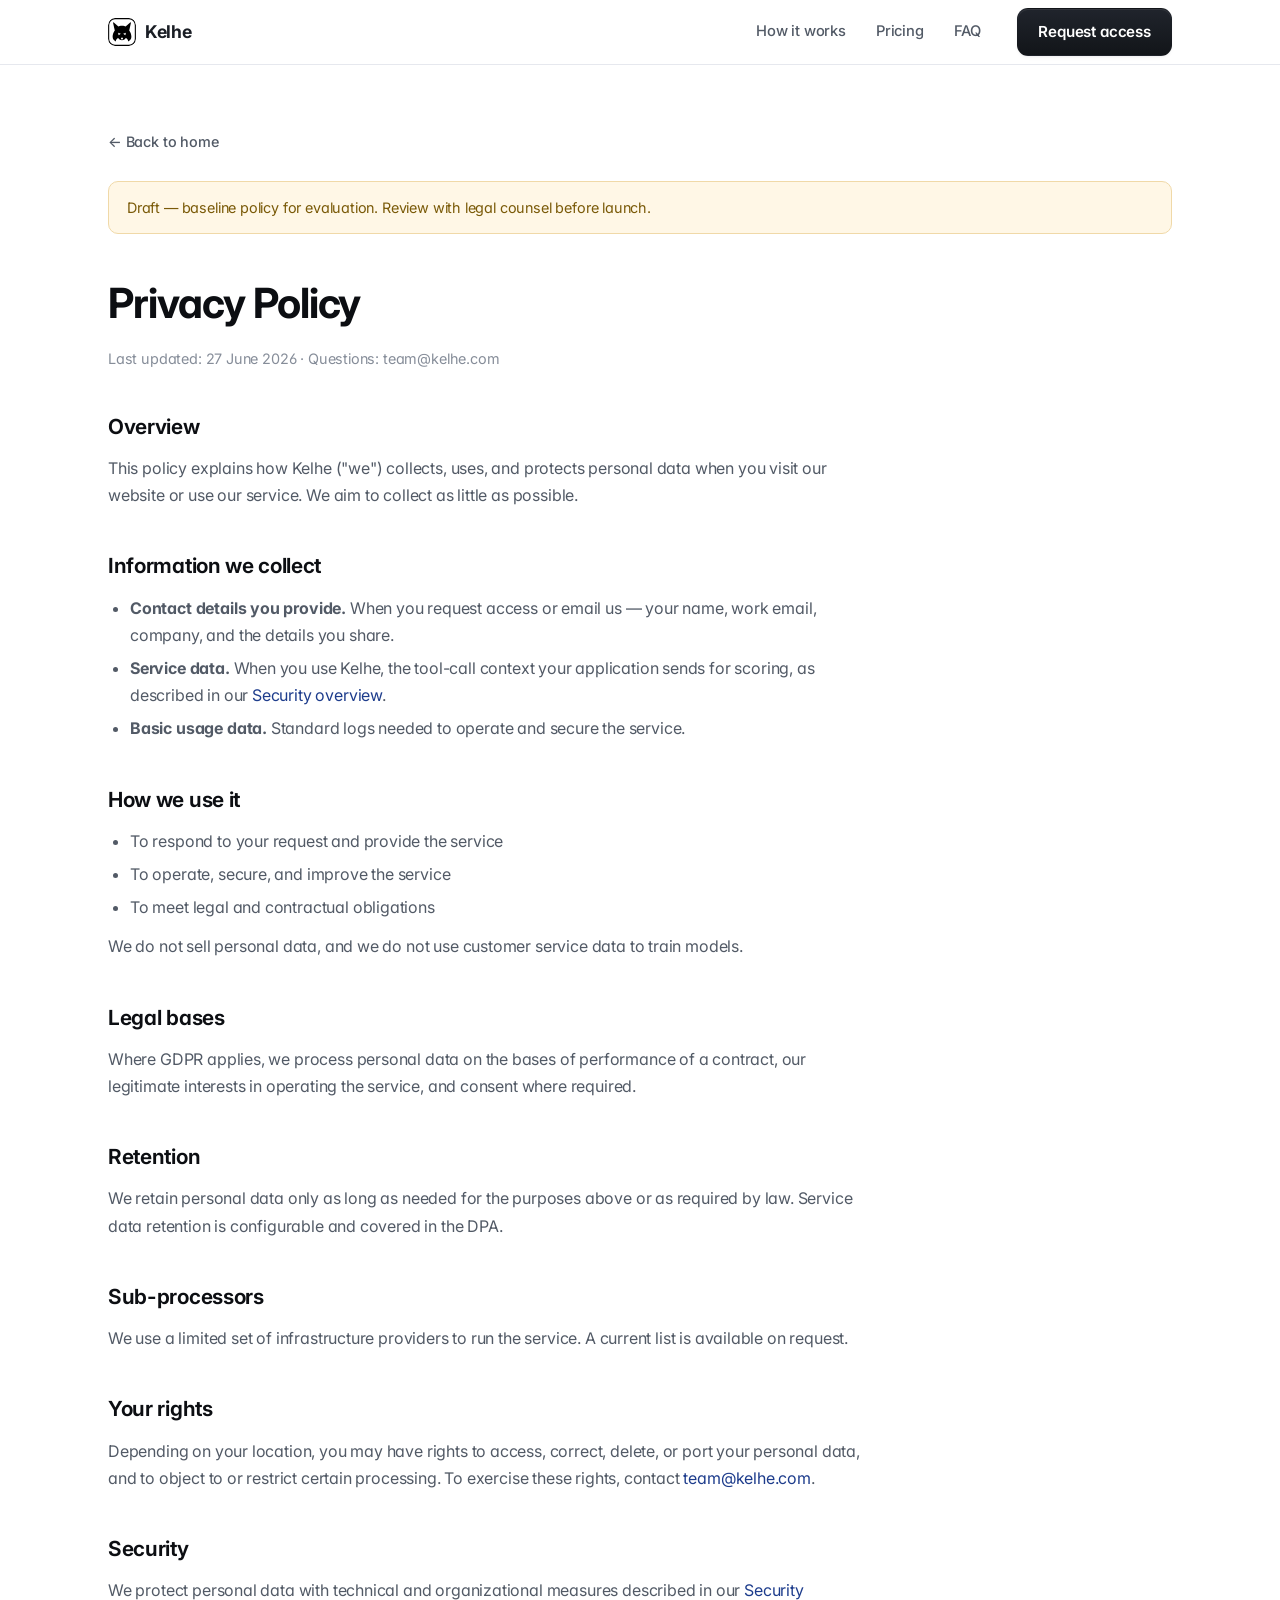
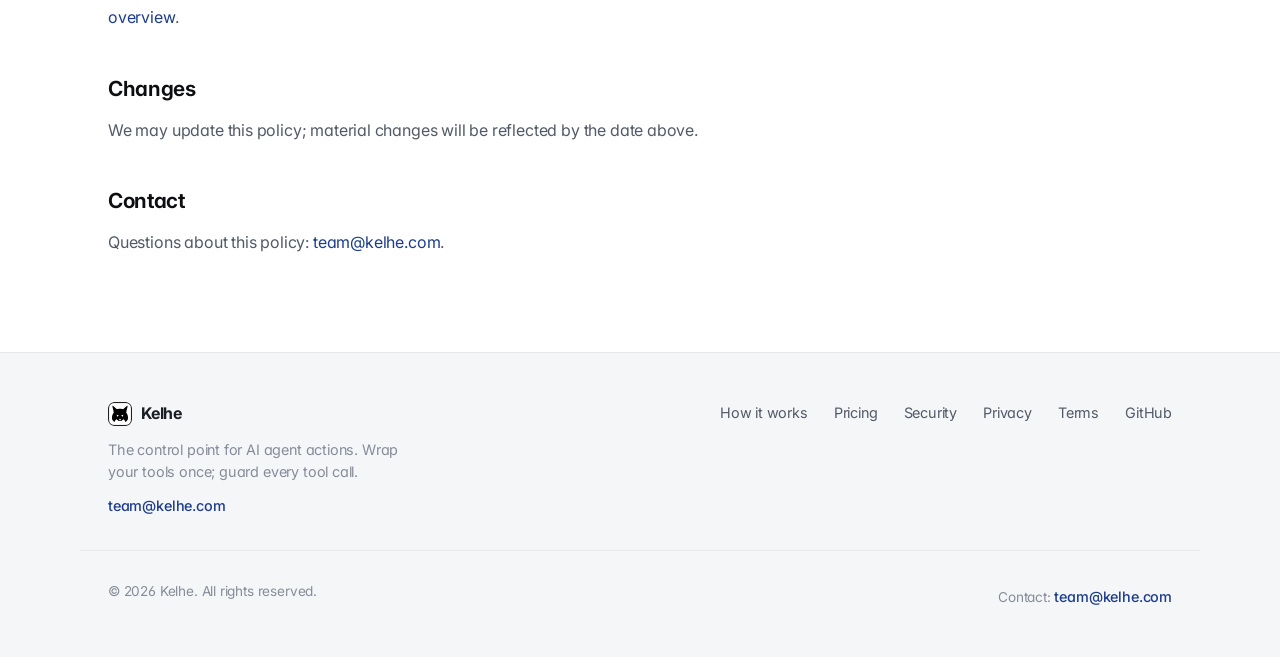
<file: privacy.html>
<!DOCTYPE html>
<html lang="en">
<head>
  <meta charset="UTF-8" />
  <meta name="viewport" content="width=device-width, initial-scale=1.0" />
  <title>Privacy Policy — Kelhe</title>
  <meta name="description" content="How Kelhe collects, uses, and protects personal data." />
  <meta name="theme-color" content="#ffffff" />
  <link rel="canonical" href="https://kelhe.com/privacy.html" />
  <link rel="icon" type="image/svg+xml" href="kelhe-fox-icon.svg" />
  <link rel="apple-touch-icon" href="kelhe-fox-logo.png" />
  <link rel="manifest" href="site.webmanifest" />
  <link rel="preconnect" href="https://fonts.googleapis.com" />
  <link rel="preconnect" href="https://fonts.gstatic.com" crossorigin />
  <link href="https://fonts.googleapis.com/css2?family=Inter:wght@400;500;600;700;800&family=JetBrains+Mono:wght@400;500&display=swap" rel="stylesheet" />
  <link rel="stylesheet" href="styles.css?v=20260627c" />
</head>
<body>
  <a class="skip-link" href="#main">Skip to content</a>

  <header class="nav">
    <div class="container nav__inner">
      <a class="brand" href="index.html" aria-label="Kelhe home">
        <img class="brand__mark" src="kelhe-fox-icon.svg" alt="" width="28" height="28" />
        <span class="brand__name">Kelhe</span>
      </a>
      <nav class="nav__links" aria-label="Primary">
        <a href="index.html#how">How it works</a>
        <a href="index.html#pricing">Pricing</a>
        <a href="index.html#faq">FAQ</a>
        <div class="nav__cta">
          <a class="btn btn--primary" href="index.html#request">Request access</a>
        </div>
      </nav>
    </div>
  </header>

  <main id="main">
    <section class="container doc">
      <a class="doc__back" href="index.html">← Back to home</a>
      <div class="doc__notice">
        Draft — baseline policy for evaluation. Review with legal counsel before launch.
      </div>

      <h1 class="doc__title">Privacy Policy</h1>
      <p class="doc__meta">Last updated: 27 June 2026 · Questions: <a href="mailto:team@kelhe.com?subject=Privacy%20question">team@kelhe.com</a></p>

      <div class="doc__body">
        <h2>Overview</h2>
        <p>
          This policy explains how Kelhe ("we") collects, uses, and protects personal data when
          you visit our website or use our service. We aim to collect as little as possible.
        </p>

        <h2>Information we collect</h2>
        <ul>
          <li><strong>Contact details you provide.</strong> When you request access or email us — your name, work email, company, and the details you share.</li>
          <li><strong>Service data.</strong> When you use Kelhe, the tool-call context your application sends for scoring, as described in our <a href="security.html">Security overview</a>.</li>
          <li><strong>Basic usage data.</strong> Standard logs needed to operate and secure the service.</li>
        </ul>

        <h2>How we use it</h2>
        <ul>
          <li>To respond to your request and provide the service</li>
          <li>To operate, secure, and improve the service</li>
          <li>To meet legal and contractual obligations</li>
        </ul>
        <p>We do not sell personal data, and we do not use customer service data to train models.</p>

        <h2>Legal bases</h2>
        <p>
          Where GDPR applies, we process personal data on the bases of performance of a contract,
          our legitimate interests in operating the service, and consent where required.
        </p>

        <h2>Retention</h2>
        <p>
          We retain personal data only as long as needed for the purposes above or as required by
          law. Service data retention is configurable and covered in the DPA.
        </p>

        <h2>Sub-processors</h2>
        <p>
          We use a limited set of infrastructure providers to run the service. A current list is
          available on request.
        </p>

        <h2>Your rights</h2>
        <p>
          Depending on your location, you may have rights to access, correct, delete, or port your
          personal data, and to object to or restrict certain processing. To exercise these rights,
          contact <a href="mailto:team@kelhe.com?subject=Data%20request">team@kelhe.com</a>.
        </p>

        <h2>Security</h2>
        <p>
          We protect personal data with technical and organizational measures described in our
          <a href="security.html">Security overview</a>.
        </p>

        <h2>Changes</h2>
        <p>We may update this policy; material changes will be reflected by the date above.</p>

        <h2>Contact</h2>
        <p>Questions about this policy: <a href="mailto:team@kelhe.com?subject=Privacy">team@kelhe.com</a>.</p>
      </div>
    </section>
  </main>

  <footer class="footer">
    <div class="container footer__inner">
      <div class="footer__brandcol">
        <div class="footer__brand">
          <img src="kelhe-fox-icon.svg" alt="" width="24" height="24" />
          <span>Kelhe</span>
        </div>
        <p class="footer__tagline">The control point for AI agent actions. Wrap your tools once; guard every tool call.</p>
        <a class="footer__contact" href="mailto:team@kelhe.com">team@kelhe.com</a>
      </div>
      <nav class="footer__links" aria-label="Footer">
        <a href="index.html#how">How it works</a>
        <a href="index.html#pricing">Pricing</a>
        <a href="security.html">Security</a>
        <a href="privacy.html">Privacy</a>
        <a href="terms.html">Terms</a>
        <a href="https://github.com/kelhehq" rel="noopener">GitHub</a>
      </nav>
    </div>
    <div class="footer__bottom">
      <p class="footer__copy">© 2026 Kelhe. All rights reserved.</p>
      <p class="footer__copy">Contact: <a class="footer__contact" href="mailto:team@kelhe.com">team@kelhe.com</a></p>
    </div>
  </footer>
</body>
</html>
</file>
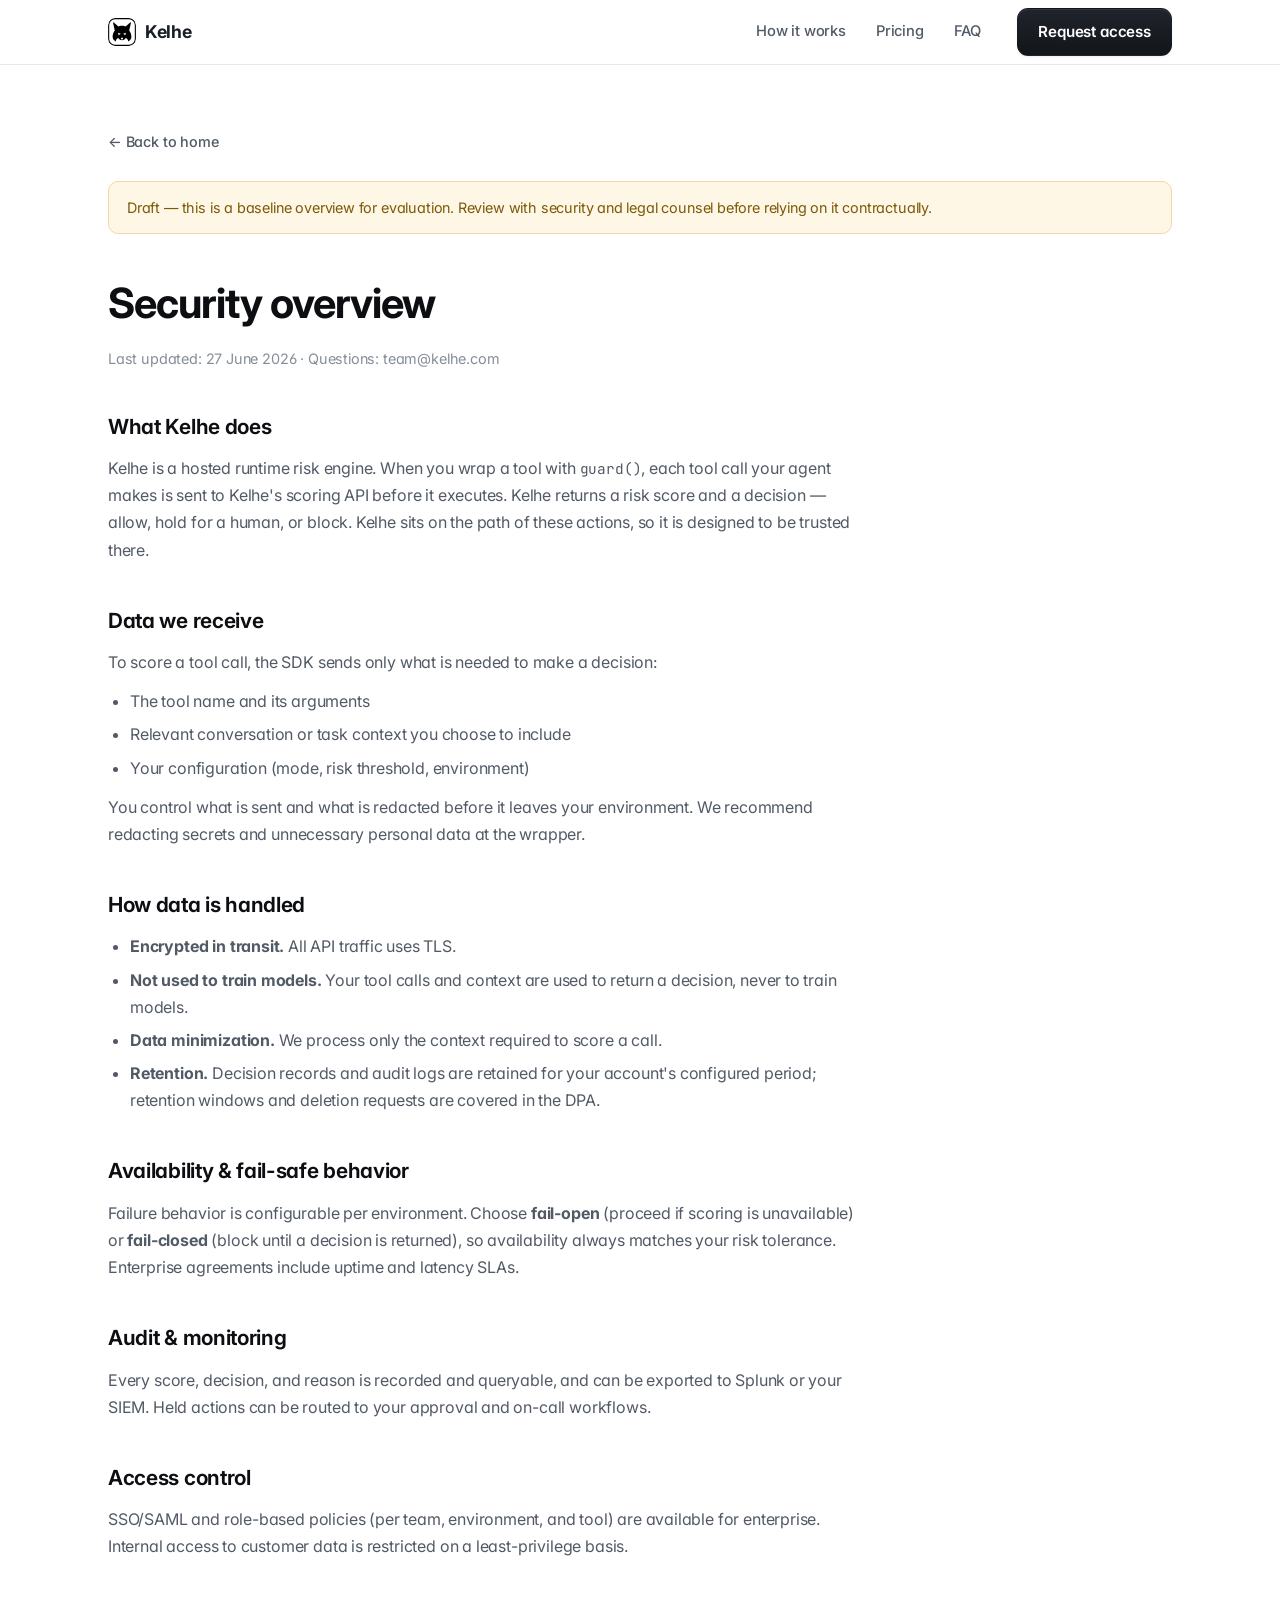
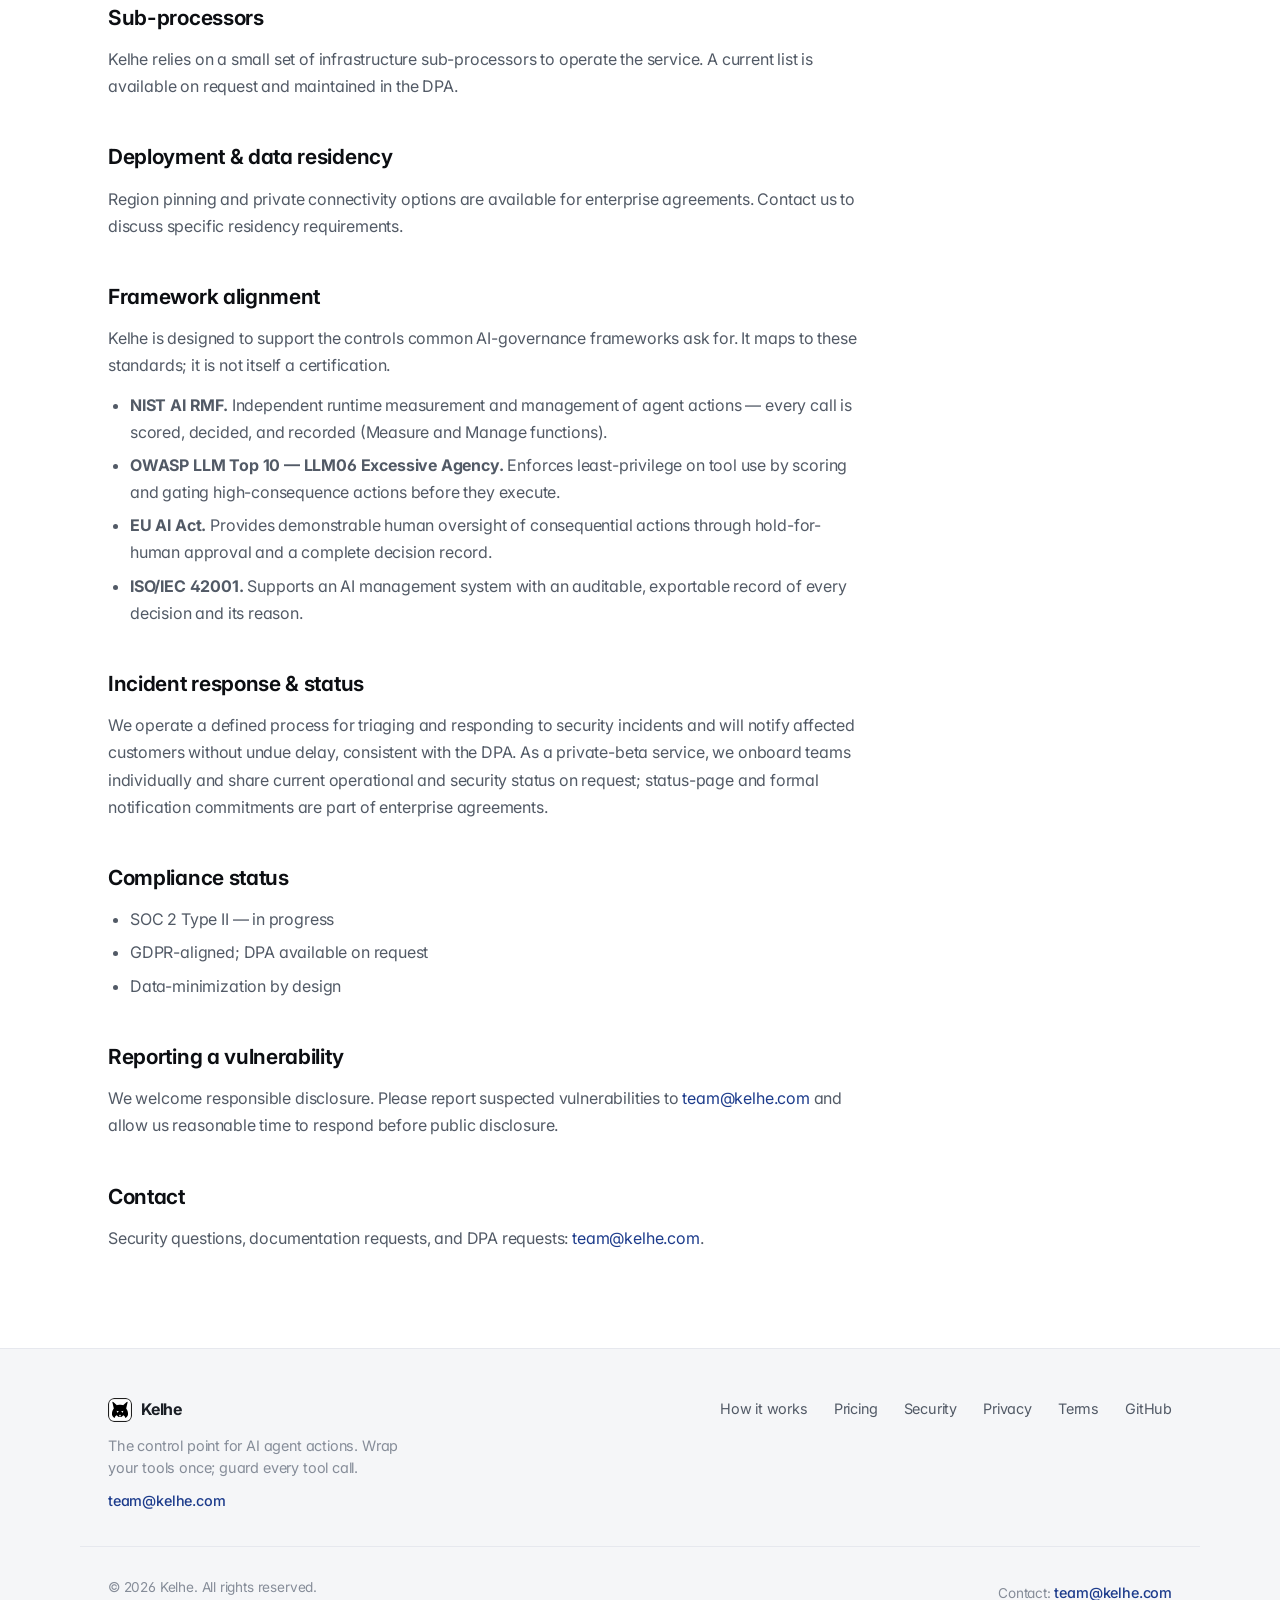
<file: security.html>
<!DOCTYPE html>
<html lang="en">
<head>
  <meta charset="UTF-8" />
  <meta name="viewport" content="width=device-width, initial-scale=1.0" />
  <title>Security overview — Kelhe</title>
  <meta name="description" content="How Kelhe handles your data: encryption, data minimization, retention, sub-processors, fail-safe behavior, audit, incident response, framework alignment (NIST AI RMF, OWASP LLM Top 10, EU AI Act, ISO/IEC 42001), and compliance status." />
  <meta name="theme-color" content="#ffffff" />
  <link rel="canonical" href="https://kelhe.com/security.html" />
  <link rel="icon" type="image/svg+xml" href="kelhe-fox-icon.svg" />
  <link rel="apple-touch-icon" href="kelhe-fox-logo.png" />
  <link rel="manifest" href="site.webmanifest" />
  <link rel="preconnect" href="https://fonts.googleapis.com" />
  <link rel="preconnect" href="https://fonts.gstatic.com" crossorigin />
  <link href="https://fonts.googleapis.com/css2?family=Inter:wght@400;500;600;700;800&family=JetBrains+Mono:wght@400;500&display=swap" rel="stylesheet" />
  <link rel="stylesheet" href="styles.css?v=20260627c" />
</head>
<body>
  <a class="skip-link" href="#main">Skip to content</a>

  <header class="nav">
    <div class="container nav__inner">
      <a class="brand" href="index.html" aria-label="Kelhe home">
        <img class="brand__mark" src="kelhe-fox-icon.svg" alt="" width="28" height="28" />
        <span class="brand__name">Kelhe</span>
      </a>
      <nav class="nav__links" aria-label="Primary">
        <a href="index.html#how">How it works</a>
        <a href="index.html#pricing">Pricing</a>
        <a href="index.html#faq">FAQ</a>
        <div class="nav__cta">
          <a class="btn btn--primary" href="index.html#request">Request access</a>
        </div>
      </nav>
    </div>
  </header>

  <main id="main">
    <section class="container doc">
      <a class="doc__back" href="index.html">← Back to home</a>
      <div class="doc__notice">
        Draft — this is a baseline overview for evaluation. Review with security and legal counsel before relying on it contractually.
      </div>

      <h1 class="doc__title">Security overview</h1>
      <p class="doc__meta">Last updated: 27 June 2026 · Questions: <a href="mailto:team@kelhe.com?subject=Security%20question">team@kelhe.com</a></p>

      <div class="doc__body">
        <h2>What Kelhe does</h2>
        <p>
          Kelhe is a hosted runtime risk engine. When you wrap a tool with <code>guard()</code>,
          each tool call your agent makes is sent to Kelhe's scoring API before it executes.
          Kelhe returns a risk score and a decision — allow, hold for a human, or block. Kelhe
          sits on the path of these actions, so it is designed to be trusted there.
        </p>

        <h2>Data we receive</h2>
        <p>To score a tool call, the SDK sends only what is needed to make a decision:</p>
        <ul>
          <li>The tool name and its arguments</li>
          <li>Relevant conversation or task context you choose to include</li>
          <li>Your configuration (mode, risk threshold, environment)</li>
        </ul>
        <p>
          You control what is sent and what is redacted before it leaves your environment.
          We recommend redacting secrets and unnecessary personal data at the wrapper.
        </p>

        <h2>How data is handled</h2>
        <ul>
          <li><strong>Encrypted in transit.</strong> All API traffic uses TLS.</li>
          <li><strong>Not used to train models.</strong> Your tool calls and context are used to return a decision, never to train models.</li>
          <li><strong>Data minimization.</strong> We process only the context required to score a call.</li>
          <li><strong>Retention.</strong> Decision records and audit logs are retained for your account's configured period; retention windows and deletion requests are covered in the DPA.</li>
        </ul>

        <h2>Availability &amp; fail-safe behavior</h2>
        <p>
          Failure behavior is configurable per environment. Choose <strong>fail-open</strong>
          (proceed if scoring is unavailable) or <strong>fail-closed</strong> (block until a
          decision is returned), so availability always matches your risk tolerance. Enterprise
          agreements include uptime and latency SLAs.
        </p>

        <h2>Audit &amp; monitoring</h2>
        <p>
          Every score, decision, and reason is recorded and queryable, and can be exported to
          Splunk or your SIEM. Held actions can be routed to your approval and on-call workflows.
        </p>

        <h2>Access control</h2>
        <p>
          SSO/SAML and role-based policies (per team, environment, and tool) are available for
          enterprise. Internal access to customer data is restricted on a least-privilege basis.
        </p>

        <h2>Sub-processors</h2>
        <p>
          Kelhe relies on a small set of infrastructure sub-processors to operate the service.
          A current list is available on request and maintained in the DPA.
        </p>
        <!-- TODO(owner): publish the actual sub-processor list (cloud host, etc.) here. -->

        <h2>Deployment &amp; data residency</h2>
        <p>
          Region pinning and private connectivity options are available for enterprise
          agreements. Contact us to discuss specific residency requirements.
        </p>

        <h2>Framework alignment</h2>
        <p>
          Kelhe is designed to support the controls common AI-governance frameworks ask for.
          It maps to these standards; it is not itself a certification.
        </p>
        <ul>
          <li><strong>NIST AI RMF.</strong> Independent runtime measurement and management of agent actions — every call is scored, decided, and recorded (Measure and Manage functions).</li>
          <li><strong>OWASP LLM Top 10 — LLM06 Excessive Agency.</strong> Enforces least-privilege on tool use by scoring and gating high-consequence actions before they execute.</li>
          <li><strong>EU AI Act.</strong> Provides demonstrable human oversight of consequential actions through hold-for-human approval and a complete decision record.</li>
          <li><strong>ISO/IEC 42001.</strong> Supports an AI management system with an auditable, exportable record of every decision and its reason.</li>
        </ul>

        <h2>Incident response &amp; status</h2>
        <p>
          We operate a defined process for triaging and responding to security incidents and will
          notify affected customers without undue delay, consistent with the DPA. As a private-beta
          service, we onboard teams individually and share current operational and security status
          on request; status-page and formal notification commitments are part of enterprise
          agreements.
        </p>

        <h2>Compliance status</h2>
        <ul>
          <li>SOC 2 Type II — in progress</li>
          <li>GDPR-aligned; DPA available on request</li>
          <li>Data-minimization by design</li>
        </ul>
        <!-- TODO(owner): update with verified certifications once issued. -->

        <h2>Reporting a vulnerability</h2>
        <p>
          We welcome responsible disclosure. Please report suspected vulnerabilities to
          <a href="mailto:team@kelhe.com?subject=Security%20disclosure">team@kelhe.com</a>
          and allow us reasonable time to respond before public disclosure.
        </p>

        <h2>Contact</h2>
        <p>
          Security questions, documentation requests, and DPA requests:
          <a href="mailto:team@kelhe.com?subject=Security%20%26%20DPA">team@kelhe.com</a>.
        </p>
      </div>
    </section>
  </main>

  <footer class="footer">
    <div class="container footer__inner">
      <div class="footer__brandcol">
        <div class="footer__brand">
          <img src="kelhe-fox-icon.svg" alt="" width="24" height="24" />
          <span>Kelhe</span>
        </div>
        <p class="footer__tagline">The control point for AI agent actions. Wrap your tools once; guard every tool call.</p>
        <a class="footer__contact" href="mailto:team@kelhe.com">team@kelhe.com</a>
      </div>
      <nav class="footer__links" aria-label="Footer">
        <a href="index.html#how">How it works</a>
        <a href="index.html#pricing">Pricing</a>
        <a href="security.html">Security</a>
        <a href="privacy.html">Privacy</a>
        <a href="terms.html">Terms</a>
        <a href="https://github.com/kelhehq" rel="noopener">GitHub</a>
      </nav>
    </div>
    <div class="footer__bottom">
      <p class="footer__copy">© 2026 Kelhe. All rights reserved.</p>
      <p class="footer__copy">Contact: <a class="footer__contact" href="mailto:team@kelhe.com">team@kelhe.com</a></p>
    </div>
  </footer>
</body>
</html>
</file>
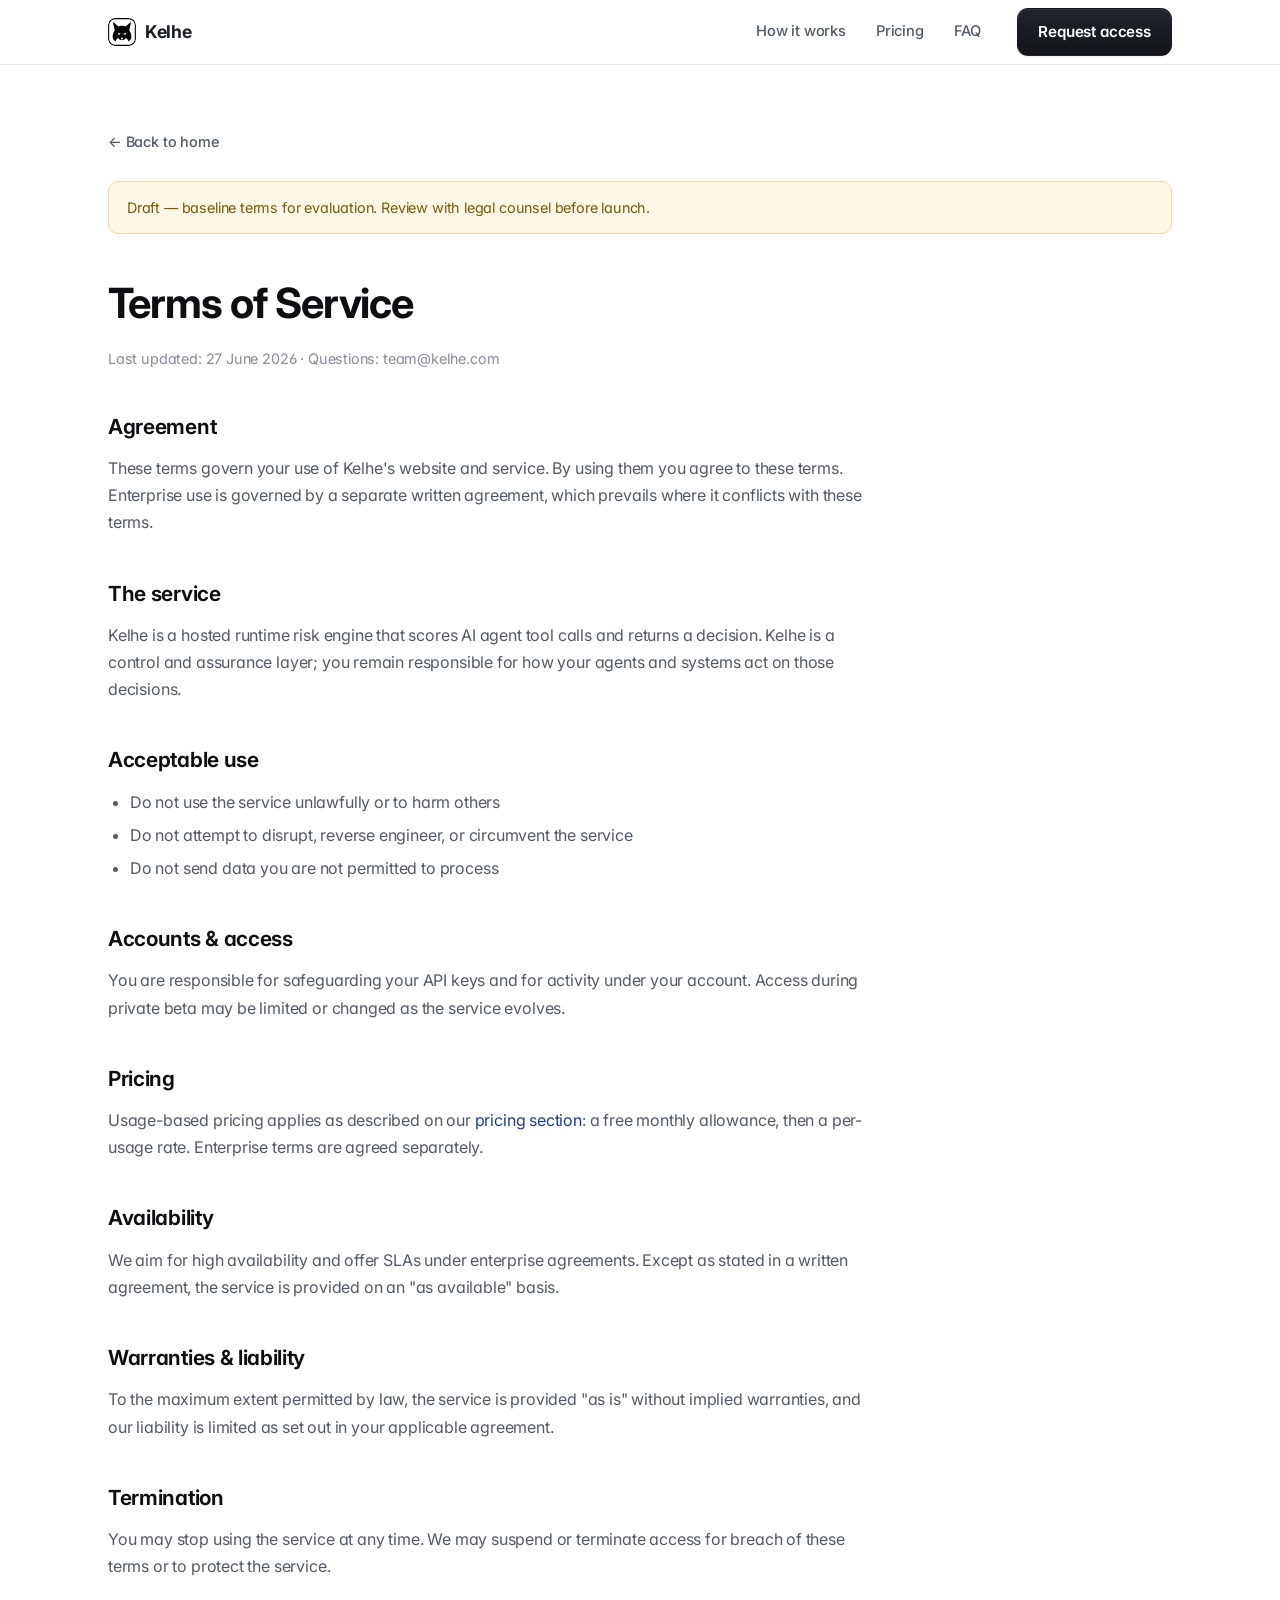
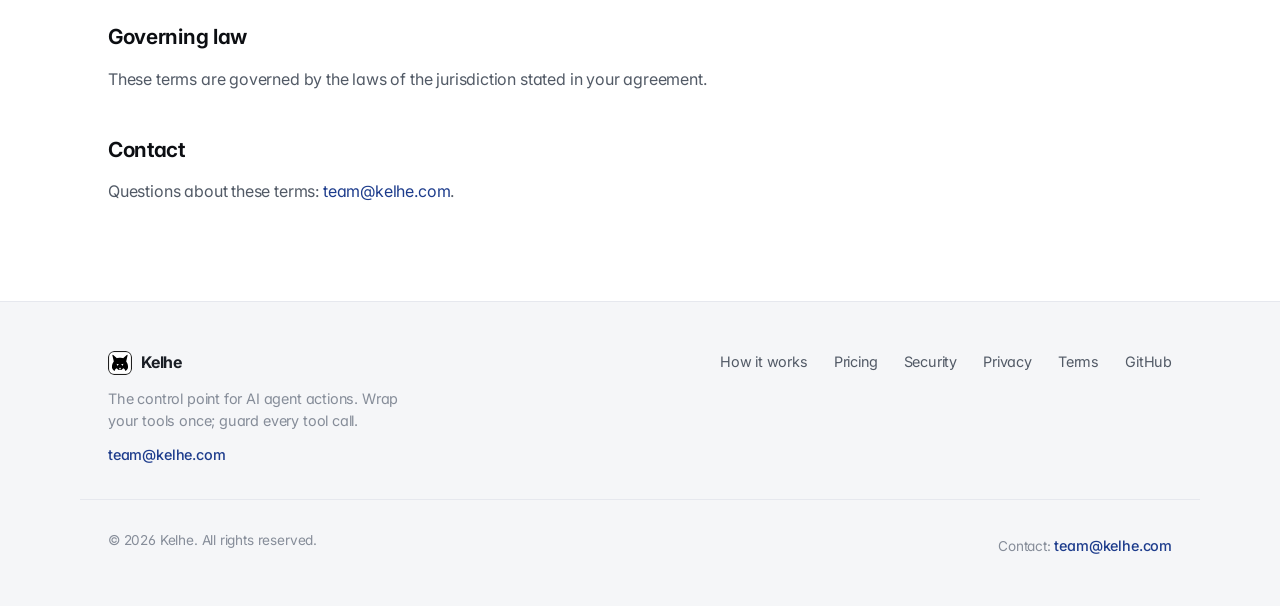
<file: terms.html>
<!DOCTYPE html>
<html lang="en">
<head>
  <meta charset="UTF-8" />
  <meta name="viewport" content="width=device-width, initial-scale=1.0" />
  <title>Terms of Service — Kelhe</title>
  <meta name="description" content="The terms governing use of Kelhe's website and service." />
  <meta name="theme-color" content="#ffffff" />
  <link rel="canonical" href="https://kelhe.com/terms.html" />
  <link rel="icon" type="image/svg+xml" href="kelhe-fox-icon.svg" />
  <link rel="apple-touch-icon" href="kelhe-fox-logo.png" />
  <link rel="manifest" href="site.webmanifest" />
  <link rel="preconnect" href="https://fonts.googleapis.com" />
  <link rel="preconnect" href="https://fonts.gstatic.com" crossorigin />
  <link href="https://fonts.googleapis.com/css2?family=Inter:wght@400;500;600;700;800&family=JetBrains+Mono:wght@400;500&display=swap" rel="stylesheet" />
  <link rel="stylesheet" href="styles.css?v=20260627c" />
</head>
<body>
  <a class="skip-link" href="#main">Skip to content</a>

  <header class="nav">
    <div class="container nav__inner">
      <a class="brand" href="index.html" aria-label="Kelhe home">
        <img class="brand__mark" src="kelhe-fox-icon.svg" alt="" width="28" height="28" />
        <span class="brand__name">Kelhe</span>
      </a>
      <nav class="nav__links" aria-label="Primary">
        <a href="index.html#how">How it works</a>
        <a href="index.html#pricing">Pricing</a>
        <a href="index.html#faq">FAQ</a>
        <div class="nav__cta">
          <a class="btn btn--primary" href="index.html#request">Request access</a>
        </div>
      </nav>
    </div>
  </header>

  <main id="main">
    <section class="container doc">
      <a class="doc__back" href="index.html">← Back to home</a>
      <div class="doc__notice">
        Draft — baseline terms for evaluation. Review with legal counsel before launch.
      </div>

      <h1 class="doc__title">Terms of Service</h1>
      <p class="doc__meta">Last updated: 27 June 2026 · Questions: <a href="mailto:team@kelhe.com?subject=Terms%20question">team@kelhe.com</a></p>

      <div class="doc__body">
        <h2>Agreement</h2>
        <p>
          These terms govern your use of Kelhe's website and service. By using them you agree to
          these terms. Enterprise use is governed by a separate written agreement, which prevails
          where it conflicts with these terms.
        </p>

        <h2>The service</h2>
        <p>
          Kelhe is a hosted runtime risk engine that scores AI agent tool calls and returns a
          decision. Kelhe is a control and assurance layer; you remain responsible for how your
          agents and systems act on those decisions.
        </p>

        <h2>Acceptable use</h2>
        <ul>
          <li>Do not use the service unlawfully or to harm others</li>
          <li>Do not attempt to disrupt, reverse engineer, or circumvent the service</li>
          <li>Do not send data you are not permitted to process</li>
        </ul>

        <h2>Accounts &amp; access</h2>
        <p>
          You are responsible for safeguarding your API keys and for activity under your account.
          Access during private beta may be limited or changed as the service evolves.
        </p>

        <h2>Pricing</h2>
        <p>
          Usage-based pricing applies as described on our <a href="index.html#pricing">pricing
          section</a>: a free monthly allowance, then a per-usage rate. Enterprise terms are agreed
          separately.
        </p>

        <h2>Availability</h2>
        <p>
          We aim for high availability and offer SLAs under enterprise agreements. Except as stated
          in a written agreement, the service is provided on an "as available" basis.
        </p>

        <h2>Warranties &amp; liability</h2>
        <p>
          To the maximum extent permitted by law, the service is provided "as is" without implied
          warranties, and our liability is limited as set out in your applicable agreement.
          <!-- TODO(owner): finalize warranty disclaimers and liability caps with counsel. -->
        </p>

        <h2>Termination</h2>
        <p>
          You may stop using the service at any time. We may suspend or terminate access for breach
          of these terms or to protect the service.
        </p>

        <h2>Governing law</h2>
        <p>
          These terms are governed by the laws of the jurisdiction stated in your agreement.
          <!-- TODO(owner): set governing law / jurisdiction with counsel. -->
        </p>

        <h2>Contact</h2>
        <p>Questions about these terms: <a href="mailto:team@kelhe.com?subject=Terms">team@kelhe.com</a>.</p>
      </div>
    </section>
  </main>

  <footer class="footer">
    <div class="container footer__inner">
      <div class="footer__brandcol">
        <div class="footer__brand">
          <img src="kelhe-fox-icon.svg" alt="" width="24" height="24" />
          <span>Kelhe</span>
        </div>
        <p class="footer__tagline">The control point for AI agent actions. Wrap your tools once; guard every tool call.</p>
        <a class="footer__contact" href="mailto:team@kelhe.com">team@kelhe.com</a>
      </div>
      <nav class="footer__links" aria-label="Footer">
        <a href="index.html#how">How it works</a>
        <a href="index.html#pricing">Pricing</a>
        <a href="security.html">Security</a>
        <a href="privacy.html">Privacy</a>
        <a href="terms.html">Terms</a>
        <a href="https://github.com/kelhehq" rel="noopener">GitHub</a>
      </nav>
    </div>
    <div class="footer__bottom">
      <p class="footer__copy">© 2026 Kelhe. All rights reserved.</p>
      <p class="footer__copy">Contact: <a class="footer__contact" href="mailto:team@kelhe.com">team@kelhe.com</a></p>
    </div>
  </footer>
</body>
</html>
</file>
<file: styles.css>
/* ============================================================
   Kelhe — runtime control for AI agents
   Clean, light, enterprise design system
   ============================================================ */

:root {
  --bg:        #ffffff;
  --bg-alt:    #f5f6f8;
  --surface:   #ffffff;

  --line:      #e6e8ee;
  --line-2:    #d5dae2;

  --heading:   #0c0e12;       /* true ink for titles */
  --text:      #1a1e25;
  --text-2:    #525a66;       /* cooler secondary */
  --text-3:    #868d99;

  --accent:    #1d3c8c;       /* deep institutional navy — links, focus, small marks */
  --accent-2:  #2f55b8;
  --accent-ink:#122a5e;
  --accent-soft: rgba(29,60,140,0.09);
  --ink:       #121519;       /* primary button — near-black graphite */

  --ok:        #157f4a;
  --hold:      #9a6700;
  --block:     #b4382f;

  --radius:    14px;
  --radius-sm: 10px;
  --radius-lg: 20px;
  --maxw:      1120px;
  --ease:      cubic-bezier(0.22, 1, 0.36, 1);

  /* spacing scale — consistent vertical/horizontal rhythm */
  --space-1: 6px;
  --space-2: 10px;
  --space-3: 16px;
  --space-4: 22px;
  --space-5: 30px;
  --space-6: 40px;
  --space-7: 56px;
  --space-8: 80px;

  /* elevation — softer, faintly navy-cool, low-opacity */
  --shadow-xs: 0 1px 2px rgba(18,26,48,0.05);
  --shadow-sm: 0 1px 2px rgba(18,26,48,0.04), 0 2px 6px -2px rgba(18,26,48,0.05);
  --shadow-md: 0 2px 4px -1px rgba(18,26,48,0.04), 0 10px 24px -8px rgba(18,26,48,0.08);
  --shadow-lg: 0 4px 8px -2px rgba(18,26,48,0.05), 0 24px 48px -18px rgba(18,26,48,0.12);
  --shadow-xl: 0 8px 16px -8px rgba(18,26,48,0.06), 0 44px 80px -34px rgba(18,26,48,0.20);
  --ring: 0 0 0 3px rgba(29,60,140,0.18);

  --mono: "JetBrains Mono", ui-monospace, SFMono-Regular, Menlo, monospace;
  --sans: "Inter", -apple-system, BlinkMacSystemFont, "Segoe UI", sans-serif;
}

* { box-sizing: border-box; margin: 0; padding: 0; }

html {
  scroll-behavior: smooth;
  -webkit-text-size-adjust: 100%;
  text-size-adjust: 100%;
}

body {
  font-family: var(--sans);
  background: var(--bg);
  color: var(--text);
  line-height: 1.6;
  letter-spacing: -0.011em;
  font-feature-settings: "cv11", "ss01", "calt", "liga";
  -webkit-font-smoothing: antialiased;
  -moz-osx-font-smoothing: grayscale;
  text-rendering: optimizeLegibility;
  overflow-x: clip;
}

img, svg { max-width: 100%; height: auto; }

a { color: inherit; text-decoration: none; }
code { font-family: var(--mono); font-size: 0.9em; }

h1, h2, h3 { color: var(--heading); text-wrap: balance; }

::selection { background: rgba(29,60,140,0.14); color: var(--heading); }

:focus-visible {
  outline: 2px solid var(--accent);
  outline-offset: 3px;
  border-radius: 6px;
}

/* sticky-nav-aware anchor jumps */
[id] { scroll-margin-top: 88px; }

.skip-link {
  position: fixed;
  top: 12px; left: 12px;
  z-index: 100;
  transform: translateY(-180%);
  padding: 10px 16px;
  background: var(--ink);
  color: #fff;
  border-radius: 10px;
  font-weight: 600;
  font-size: 0.9rem;
  transition: transform 0.2s var(--ease);
}
.skip-link:focus { transform: translateY(0); }

/* ── Layout ──────────────────────────────────────────────── */
.container {
  width: 100%;
  max-width: var(--maxw);
  margin-inline: auto;
  padding-inline: 28px;
}

.section { padding-block: clamp(72px, 9vw, 116px); }
.section--alt {
  background:
    linear-gradient(180deg, rgba(18,26,48,0.012), transparent 120px),
    var(--bg-alt);
  border-block: 1px solid var(--line);
}

.section__head { max-width: 680px; margin-bottom: clamp(40px, 5vw, 60px); }
.section__head--center { margin-inline: auto; text-align: center; }

.eyebrow {
  display: inline-flex;
  align-items: center;
  gap: 10px;
  font-size: 0.74rem;
  font-weight: 600;
  letter-spacing: 0.13em;
  text-transform: uppercase;
  color: var(--accent);
  margin-bottom: 16px;
}
.eyebrow::before {
  content: "";
  width: 24px; height: 1px;
  background: currentColor;
  opacity: 0.45;
}
.section__head--center .eyebrow::before { display: none; }

.section__title {
  font-size: clamp(1.85rem, 1.2rem + 2.6vw, 2.7rem);
  font-weight: 700;
  letter-spacing: -0.03em;
  line-height: 1.1;
  color: var(--heading);
}

.section__lead {
  margin-top: 18px;
  color: var(--text-2);
  font-size: clamp(1.05rem, 1rem + 0.3vw, 1.15rem);
  line-height: 1.65;
  text-wrap: pretty;
}

.section__lead code {
  background: var(--bg-alt);
  border: 1px solid var(--line);
  border-radius: 6px;
  padding: 1px 6px;
  color: var(--accent-ink);
}

/* ── Buttons ─────────────────────────────────────────────── */
.btn {
  display: inline-flex;
  align-items: center;
  justify-content: center;
  gap: 8px;
  font-weight: 600;
  font-size: 0.95rem;
  letter-spacing: -0.01em;
  padding: 11px 20px;
  border-radius: 11px;
  border: 1px solid transparent;
  cursor: pointer;
  transition: background 0.18s var(--ease), border-color 0.18s var(--ease),
              transform 0.16s var(--ease), box-shadow 0.18s var(--ease),
              filter 0.18s var(--ease);
  white-space: nowrap;
}
.btn--lg { padding: 14px 26px; font-size: 1rem; }

.btn--primary {
  background: linear-gradient(180deg, #20242c, var(--ink));
  color: #fff;
  box-shadow: var(--shadow-sm), inset 0 1px 0 rgba(255,255,255,0.08);
}
.btn--primary:hover { transform: translateY(-1px); filter: brightness(1.07); box-shadow: var(--shadow-md), inset 0 1px 0 rgba(255,255,255,0.12); }
.btn--primary:active { transform: translateY(0); filter: brightness(0.98); box-shadow: var(--shadow-xs); }

.btn--ghost {
  background: #fff;
  border-color: var(--line-2);
  color: var(--text);
  box-shadow: var(--shadow-xs);
}
.btn--ghost:hover { border-color: var(--text-3); background: var(--bg-alt); transform: translateY(-1px); box-shadow: var(--shadow-sm); }
.btn--ghost:active { transform: translateY(0); box-shadow: none; }

/* ── Nav ─────────────────────────────────────────────────── */
.nav {
  position: sticky;
  top: 0;
  z-index: 50;
  background: rgba(255,255,255,0.85);
  backdrop-filter: blur(10px);
  border-bottom: 1px solid var(--line);
}
.nav__inner {
  display: flex;
  align-items: center;
  justify-content: space-between;
  height: 64px;
}
.brand { display: flex; align-items: center; gap: 9px; }
.brand__mark { border-radius: 7px; }
.brand__name { font-weight: 700; font-size: 1.1rem; letter-spacing: -0.02em; }

.nav__links { display: flex; align-items: center; gap: 30px; }
.nav__links > a {
  color: var(--text-2);
  font-size: 0.92rem;
  font-weight: 500;
  transition: color 0.16s;
}
.nav__links > a:hover { color: var(--text); }

.nav__cta { display: flex; align-items: center; gap: 12px; margin-left: 6px; }
.nav__cta .nav__link {
  color: var(--text-2);
  font-size: 0.92rem;
  font-weight: 500;
}
.nav__cta .nav__link:hover { color: var(--text); }

.nav__toggle {
  display: none;
  flex-direction: column;
  justify-content: center;
  gap: 5px;
  width: 40px; height: 40px;
  background: #fff;
  border: 1px solid var(--line-2);
  border-radius: 9px;
  cursor: pointer;
}
.nav__toggle span {
  display: block; width: 18px; height: 2px;
  margin-inline: auto;
  background: var(--text);
  border-radius: 2px;
  transition: transform 0.25s var(--ease), opacity 0.2s var(--ease);
}
.nav__toggle.is-open span:nth-child(1) { transform: translateY(7px) rotate(45deg); }
.nav__toggle.is-open span:nth-child(2) { opacity: 0; }
.nav__toggle.is-open span:nth-child(3) { transform: translateY(-7px) rotate(-45deg); }

/* ── Hero ────────────────────────────────────────────────── */
.hero { position: relative; padding-block: clamp(40px, 5vw, 72px) clamp(28px, 3vw, 44px); }
.hero__bg {
  position: absolute;
  inset: -64px 0 auto 0;
  height: 620px;
  z-index: -1;
  pointer-events: none;
  background:
    radial-gradient(620px 360px at 78% 8%, rgba(29,60,140,0.06), transparent 70%),
    radial-gradient(540px 320px at 18% 0%, rgba(29,60,140,0.045), transparent 70%),
    radial-gradient(circle at center, rgba(18,26,48,0.045) 1px, transparent 1.4px);
  background-size: auto, auto, 26px 26px;
  -webkit-mask-image: radial-gradient(820px 420px at 60% 12%, #000 30%, transparent 78%);
  mask-image: radial-gradient(820px 420px at 60% 12%, #000 30%, transparent 78%);
}
.hero__grid {
  display: grid;
  grid-template-columns: 1.05fr 0.95fr;
  gap: 64px;
  align-items: center;
}
.hero__title {
  font-size: clamp(2.05rem, 1.2rem + 4.2vw, 3.6rem);
  line-height: 1.06;
  font-weight: 700;
  letter-spacing: -0.035em;
  color: var(--heading);
}
.hero__sub {
  margin-top: 22px;
  max-width: 520px;
  font-size: clamp(1.1rem, 1.04rem + 0.4vw, 1.22rem);
  line-height: 1.58;
  color: var(--text-2);
  text-wrap: pretty;
}
.hero__actions { margin-top: 32px; display: flex; gap: 13px; flex-wrap: wrap; }
.hero__note { margin-top: 18px; color: var(--text-3); font-size: 0.9rem; }

/* Hero decision card (the single product visual) */
.hero__visual { position: relative; }
.hero__visual::before {
  content: "";
  position: absolute;
  inset: 8% 6%;
  z-index: -1;
  background: radial-gradient(closest-side, rgba(29,60,140,0.14), transparent 75%);
  filter: blur(34px);
}
.decision {
  position: relative;
  background: var(--surface);
  border: 1px solid var(--line);
  border-radius: var(--radius-lg);
  box-shadow: var(--shadow-xl);
  overflow: hidden;
}
.decision::after {
  content: "";
  position: absolute;
  inset: 0;
  border-radius: inherit;
  padding: 1px;
  background: linear-gradient(180deg, rgba(29,60,140,0.30), transparent 45%);
  -webkit-mask: linear-gradient(#000 0 0) content-box, linear-gradient(#000 0 0);
  -webkit-mask-composite: xor;
  mask-composite: exclude;
  pointer-events: none;
}
.decision__bar {
  display: flex;
  align-items: center;
  justify-content: space-between;
  padding: 13px 18px;
  border-bottom: 1px solid var(--line);
  background: var(--bg-alt);
}
.decision__route { font-family: var(--mono); font-size: 0.82rem; color: var(--text-2); }
.decision__tag {
  font-size: 0.72rem;
  font-weight: 600;
  letter-spacing: 0.04em;
  text-transform: uppercase;
  color: var(--text-3);
}
.decision__body { padding: 22px 20px; }
.decision__call {
  font-family: var(--mono);
  font-size: 0.86rem;
  line-height: 1.7;
  color: var(--text);
  background: var(--bg-alt);
  border: 1px solid var(--line);
  border-radius: var(--radius-sm);
  padding: 14px 16px;
  white-space: pre;
  overflow-x: auto;
}
.decision__call .k { color: var(--accent-ink); }
.decision__rows { margin-top: 18px; display: grid; gap: 12px; }
.decision__row {
  display: flex;
  align-items: baseline;
  justify-content: space-between;
  gap: 16px;
}
.decision__k { color: var(--text-3); font-size: 0.86rem; font-family: var(--mono); }
.decision__v { font-weight: 600; font-size: 0.95rem; }
.decision__v--hold { color: var(--hold); }
.decision__reason { color: var(--text-2); font-size: 0.9rem; text-align: right; }

/* ── Logo / framework strip (auto-scrolling marquee) ─────── */
.strip {
  display: flex;
  align-items: center;
  gap: 28px;
  margin-top: clamp(28px, 4vw, 44px);
  padding-block: 22px;
  border-top: 1px solid var(--line);
  background: linear-gradient(180deg, rgba(18,26,48,0.018), transparent 70%);
}
.strip__label {
  flex: 0 0 auto;
  color: var(--text-3);
  font-size: 0.74rem;
  font-weight: 600;
  letter-spacing: 0.1em;
  text-transform: uppercase;
}
.strip__marquee {
  flex: 1 1 auto;
  min-width: 0;
  overflow: hidden;
  -webkit-mask-image: linear-gradient(90deg, transparent, #000 7%, #000 93%, transparent);
  mask-image: linear-gradient(90deg, transparent, #000 7%, #000 93%, transparent);
}
.strip__track {
  display: flex;
  width: max-content;
  align-items: center;
  will-change: transform;
}
.strip:hover .strip__track { animation-play-state: paused; }
.strip__item {
  position: relative;
  flex: 0 0 auto;
  /* each item owns its trailing space so the duplicated half tiles
     perfectly and translateX(-50%) loops seamlessly */
  margin-right: 44px;
  color: var(--text-2);
  font-weight: 600;
  font-size: 0.92rem;
  letter-spacing: -0.01em;
  white-space: nowrap;
}
.strip__item::after {
  content: "";
  position: absolute;
  right: -24px; top: 50%;
  width: 4px; height: 4px;
  border-radius: 50%;
  background: var(--line-2);
  transform: translateY(-50%);
}
@keyframes marquee {
  from { transform: translateX(0); }
  to   { transform: translateX(-50%); }
}

/* ── Pillars (value) ─────────────────────────────────────── */
.pillars { display: grid; grid-template-columns: repeat(3, 1fr); gap: var(--space-4); }
.pillar {
  padding: 34px 30px 36px;
  background: var(--surface);
  border: 1px solid var(--line);
  border-radius: var(--radius-lg);
  box-shadow: var(--shadow-sm);
  transition: transform 0.22s var(--ease), box-shadow 0.22s var(--ease), border-color 0.22s var(--ease);
}
.pillar:hover { transform: translateY(-2px); box-shadow: var(--shadow-md); border-color: var(--line-2); }
.pillar__num {
  display: inline-grid;
  place-items: center;
  width: 34px; height: 34px;
  border-radius: 10px;
  background: var(--accent-soft);
  color: var(--accent);
  font-family: var(--mono);
  font-size: 0.82rem;
  font-weight: 600;
}
.pillar__title { margin-top: 16px; font-size: 1.2rem; font-weight: 650; letter-spacing: -0.015em; color: var(--heading); }
.pillar__desc { margin-top: 10px; color: var(--text-2); font-size: 0.98rem; line-height: 1.62; }

/* ── How it works — flow diagram ─────────────────────────── */
.flow { margin: 0; }
.flow__pipe {
  display: flex;
  align-items: stretch;
  justify-content: center;
  gap: 0;
  flex-wrap: nowrap;
}
.flow__node {
  flex: 1 1 0;
  min-width: 0;
  display: flex;
  flex-direction: column;
  justify-content: center;
  gap: 4px;
  padding: 20px 18px;
  text-align: center;
  background: var(--surface);
  border: 1px solid var(--line);
  border-radius: var(--radius);
  box-shadow: var(--shadow-sm);
}
.flow__node--code { border-color: var(--line-2); }
.flow__node--code .flow__k { font-family: var(--mono); font-size: 0.92rem; color: var(--accent-ink); letter-spacing: -0.01em; }
.flow__node--accent {
  border-color: rgba(29,60,140,0.32);
  box-shadow: var(--shadow-md), 0 0 0 1px rgba(29,60,140,0.05);
  background:
    radial-gradient(120% 100% at 50% 0%, rgba(29,60,140,0.045), transparent 70%),
    var(--surface);
}
.flow__k { font-weight: 650; font-size: 0.98rem; letter-spacing: -0.015em; color: var(--heading); line-height: 1.25; }
.flow__sub { color: var(--text-3); font-size: 0.8rem; line-height: 1.3; }

.flow__edge {
  flex: 0 0 auto;
  align-self: center;
  position: relative;
  width: 46px;
  height: 2px;
  margin: 0 -1px;
  background: var(--line-2);
}
.flow__edge::after {
  content: "";
  position: absolute;
  right: 0; top: 50%;
  width: 7px; height: 7px;
  border-top: 2px solid var(--line-2);
  border-right: 2px solid var(--line-2);
  transform: translate(1px, -50%) rotate(45deg);
}
.flow__edge--ok { background: var(--ok); }
.flow__edge--ok::after { border-color: var(--ok); }
.flow__elabel {
  position: absolute;
  left: 50%; bottom: 10px;
  transform: translateX(-50%);
  white-space: nowrap;
  font-family: var(--mono);
  font-size: 0.68rem;
  color: var(--text-3);
}

.flow__decisions {
  flex: 1 1 0;
  min-width: 0;
  display: flex;
  flex-direction: column;
  gap: 8px;
  justify-content: center;
}
.flow__pill {
  padding: 9px 12px;
  border-radius: 999px;
  text-align: center;
  font-weight: 600;
  font-size: 0.86rem;
  border: 1px solid var(--line-2);
  background: var(--surface);
}
.flow__pill--ok    { color: var(--ok);    border-color: rgba(21,127,74,0.35);  background: rgba(21,127,74,0.06); }
.flow__pill--hold  { color: var(--hold);  border-color: rgba(154,103,0,0.32);  background: rgba(154,103,0,0.06); }
.flow__pill--block { color: var(--block); border-color: rgba(180,56,47,0.30);  background: rgba(180,56,47,0.06); }

.flow__caption {
  margin: 26px auto 0;
  max-width: 680px;
  text-align: center;
  color: var(--text-2);
  font-size: 0.96rem;
  line-height: 1.6;
}
.flow__caption strong { color: var(--heading); font-weight: 650; }

/* ── Security & trust ────────────────────────────────────── */
.sec { display: grid; grid-template-columns: 1fr 1fr; gap: var(--space-3); }
.sec__item {
  padding: 26px 28px;
  background: var(--surface);
  border: 1px solid var(--line);
  border-radius: var(--radius);
  box-shadow: var(--shadow-sm);
  transition: transform 0.22s var(--ease), box-shadow 0.22s var(--ease), border-color 0.22s var(--ease);
}
.sec__item:hover { transform: translateY(-1px); box-shadow: var(--shadow-md); border-color: var(--line-2); }
.sec__item h3 { font-size: 1.04rem; font-weight: 650; letter-spacing: -0.01em; color: var(--heading); }
.sec__item p { margin-top: 7px; color: var(--text-2); font-size: 0.94rem; line-height: 1.6; }

.compliance {
  margin-top: 40px;
  padding: 26px 28px;
  background: var(--surface);
  border: 1px solid var(--line);
  border-radius: var(--radius);
  display: flex;
  align-items: center;
  flex-wrap: wrap;
  gap: 16px 28px;
}
.compliance__label {
  font-size: 0.78rem;
  font-weight: 600;
  letter-spacing: 0.06em;
  text-transform: uppercase;
  color: var(--text-3);
}
.compliance__badges { list-style: none; display: flex; flex-wrap: wrap; gap: 10px; }
.badge {
  display: inline-flex;
  align-items: center;
  gap: 8px;
  padding: 8px 14px;
  background: var(--bg-alt);
  border: 1px solid var(--line-2);
  border-radius: 999px;
  font-size: 0.86rem;
  font-weight: 500;
  color: var(--text);
}
.badge__dot { width: 8px; height: 8px; border-radius: 50%; }
.badge__dot--ok   { background: var(--ok); }
.badge__dot--prog { background: var(--hold); }
.badge__dot--req  { background: var(--text-3); }
.sec__cta { margin-top: 30px; display: flex; gap: 13px; flex-wrap: wrap; }

/* ── Pricing ─────────────────────────────────────────────── */
.pricing { max-width: 540px; margin-inline: auto; }
.pricing__card {
  position: relative;
  padding: 38px 36px;
  background: var(--surface);
  border: 1px solid var(--line);
  border-radius: var(--radius-lg);
  box-shadow: var(--shadow-lg);
  overflow: hidden;
}
.pricing__card::before {
  content: "";
  position: absolute;
  inset: 0 0 auto 0;
  height: 3px;
  background: linear-gradient(90deg, var(--accent), var(--accent-2));
}
.pricing__row {
  display: flex;
  align-items: center;
  justify-content: space-between;
  gap: 20px;
  padding-block: 22px;
  border-bottom: 1px solid var(--line);
}
.pricing__row:first-child { padding-top: 2px; }
.pricing__tier { display: block; font-weight: 650; font-size: 1.06rem; letter-spacing: -0.01em; }
.pricing__sub  { display: block; margin-top: 3px; color: var(--text-3); font-size: 0.85rem; }
.pricing__price { text-align: right; white-space: nowrap; font-variant-numeric: tabular-nums; }
.pricing__tier { color: var(--heading); }
.pricing__amount { font-weight: 700; font-size: 1.8rem; letter-spacing: -0.03em; color: var(--heading); font-variant-numeric: tabular-nums; }
.pricing__unit { display: block; margin-top: 2px; color: var(--text-3); font-size: 0.82rem; }
.pricing__explain { margin-top: 22px; color: var(--text-2); font-size: 0.92rem; line-height: 1.6; }
.pricing__note { margin-top: 8px; color: var(--text-3); font-size: 0.86rem; }
.pricing .btn { margin-top: 26px; width: 100%; }
.pricing__enterprise { margin-top: 16px; text-align: center; color: var(--text-3); font-size: 0.88rem; }
.pricing__enterprise a { color: var(--accent); font-weight: 500; }
.pricing__enterprise a:hover { text-decoration: underline; }

/* ── FAQ ─────────────────────────────────────────────────── */
.faq { max-width: 820px; margin-inline: auto; display: grid; gap: 12px; }
.faq__item {
  background: var(--surface);
  border: 1px solid var(--line);
  border-radius: var(--radius);
  box-shadow: var(--shadow-xs);
  transition: border-color 0.18s var(--ease), box-shadow 0.18s var(--ease);
}
.faq__item:hover { box-shadow: var(--shadow-sm); }
.faq__item[open] { border-color: var(--line-2); box-shadow: var(--shadow-sm); }
.faq__item summary { color: var(--heading); }
.faq__item summary {
  list-style: none;
  cursor: pointer;
  padding: 20px 22px;
  font-weight: 600;
  font-size: 1.01rem;
  letter-spacing: -0.01em;
  display: flex;
  align-items: center;
  justify-content: space-between;
  gap: 16px;
}
.faq__item summary::-webkit-details-marker { display: none; }
.faq__item summary::after {
  content: "+";
  font-family: var(--mono);
  color: var(--accent);
  font-size: 1.3rem;
  line-height: 1;
  transition: transform 0.2s var(--ease);
}
.faq__item[open] summary::after { transform: rotate(45deg); }
.faq__item p {
  padding: 0 22px 22px;
  color: var(--text-2);
  font-size: 0.95rem;
  line-height: 1.65;
  max-width: 72ch;
}
.faq__item a { color: var(--accent); }
.faq__item a:hover { text-decoration: underline; }
.faq__item code { background: var(--bg-alt); border: 1px solid var(--line); border-radius: 5px; padding: 1px 5px; color: var(--accent-ink); }

/* ── Final CTA ───────────────────────────────────────────── */
.cta { padding-block: 96px; text-align: center; }
.cta__title {
  font-size: clamp(1.9rem, 4vw, 2.8rem);
  font-weight: 700;
  letter-spacing: -0.03em;
  line-height: 1.1;
}
.cta__sub { margin-top: 16px; color: var(--text-2); font-size: 1.08rem; }
.cta__actions { margin-top: 30px; display: inline-flex; gap: 13px; flex-wrap: wrap; justify-content: center; }

/* ── Footer ──────────────────────────────────────────────── */
.footer {
  border-top: 1px solid var(--line);
  padding-block: 48px;
  background: var(--bg-alt);
}
.footer__inner {
  display: flex;
  align-items: flex-start;
  justify-content: space-between;
  gap: 40px;
  flex-wrap: wrap;
}
.footer__brand { display: flex; align-items: center; gap: 9px; font-weight: 700; }
.footer__brand img { border-radius: 6px; }
.footer__tagline { margin-top: 12px; max-width: 320px; color: var(--text-3); font-size: 0.9rem; line-height: 1.55; }
.footer__contact { display: inline-block; margin-top: 10px; color: var(--accent); font-size: 0.9rem; font-weight: 500; }
.footer__contact:hover { text-decoration: underline; }
.footer__links { display: flex; gap: 26px; flex-wrap: wrap; }
.footer__links a {
  color: var(--text-2);
  font-size: 0.9rem;
  transition: color 0.16s;
  background-image: linear-gradient(var(--accent), var(--accent));
  background-size: 0% 1px;
  background-position: 0 100%;
  background-repeat: no-repeat;
  transition: color 0.16s var(--ease), background-size 0.25s var(--ease);
}
.footer__links a:hover { color: var(--accent); background-size: 100% 1px; }
.footer__bottom {
  max-width: var(--maxw);
  margin: 32px auto 0;
  padding: 24px 28px 0;
  border-top: 1px solid var(--line);
  display: flex;
  align-items: center;
  justify-content: space-between;
  gap: 16px;
  flex-wrap: wrap;
}
.footer__copy { color: var(--text-3); font-size: 0.85rem; }

/* ── Request access (conversion) ─────────────────────────── */
.request {
  display: grid;
  grid-template-columns: 1fr 1fr;
  gap: 56px;
  align-items: start;
}
.next { margin-top: 32px; list-style: none; display: grid; gap: 18px; }
.next__step { display: grid; grid-template-columns: auto 1fr; gap: 16px; align-items: start; }
.next__num {
  width: 28px; height: 28px;
  display: grid; place-items: center;
  border-radius: 999px;
  background: linear-gradient(180deg, #20242c, var(--ink));
  color: #fff;
  font-size: 0.82rem;
  font-weight: 600;
  font-family: var(--mono);
  box-shadow: var(--shadow-xs), inset 0 1px 0 rgba(255,255,255,0.08);
}
.next__title { font-size: 1.02rem; font-weight: 650; letter-spacing: -0.01em; color: var(--heading); }
.next__desc { margin-top: 3px; color: var(--text-2); font-size: 0.94rem; }

.request__form {
  background: var(--surface);
  border: 1px solid var(--line);
  border-radius: var(--radius-lg);
  box-shadow: var(--shadow-lg);
  padding: 32px;
}
.form { display: grid; gap: 16px; }
.form__row { display: grid; grid-template-columns: 1fr 1fr; gap: 16px; }
.form__field { display: grid; gap: 7px; }
.form__label { font-size: 0.86rem; font-weight: 600; color: var(--text); }
.form__input {
  width: 100%;
  font: inherit;
  font-size: 0.95rem;
  color: var(--text);
  background: #fff;
  border: 1px solid var(--line-2);
  border-radius: var(--radius-sm);
  padding: 11px 13px;
  transition: border-color 0.16s var(--ease), box-shadow 0.16s var(--ease);
}
.form__input::placeholder { color: var(--text-3); }
.form__input:hover { border-color: var(--text-3); }
.form__input:focus-visible {
  outline: none;
  border-color: var(--accent);
  box-shadow: var(--ring);
}
textarea.form__input { resize: vertical; min-height: 84px; }
.form__submit { margin-top: 4px; width: 100%; }
.hp { position: absolute; left: -9999px; width: 1px; height: 1px; opacity: 0; }
.form__status { font-size: 0.9rem; color: var(--text-2); min-height: 1px; }
.form__status--ok  { color: var(--ok); font-weight: 500; }
.form__status--err { color: var(--block); font-weight: 500; }
.form__status--err a { color: var(--block); text-decoration: underline; }
.form__fallback { font-size: 0.88rem; color: var(--text-3); }
.form__fallback a { color: var(--accent); font-weight: 500; }
.form__fallback a:hover { text-decoration: underline; }

/* ── Legal / doc pages ───────────────────────────────────── */
.doc { padding-block: 64px 96px; }
.doc__notice {
  margin-bottom: 36px;
  padding: 14px 18px;
  background: #fff7e6;
  border: 1px solid #f0d9a8;
  border-radius: var(--radius-sm);
  color: #7a5a08;
  font-size: 0.9rem;
}
.doc__title { font-size: clamp(1.9rem, 4vw, 2.6rem); font-weight: 700; letter-spacing: -0.025em; }
.doc__meta { margin-top: 10px; color: var(--text-3); font-size: 0.9rem; }
.doc__body { margin-top: 40px; max-width: 760px; }
.doc__body h2 {
  margin-top: 40px;
  font-size: 1.3rem;
  font-weight: 650;
  letter-spacing: -0.015em;
}
.doc__body h2:first-child { margin-top: 0; }
.doc__body h3 { margin-top: 24px; font-size: 1.05rem; font-weight: 650; }
.doc__body p { margin-top: 12px; color: var(--text-2); line-height: 1.7; }
.doc__body ul { margin-top: 12px; padding-left: 22px; color: var(--text-2); line-height: 1.7; }
.doc__body li { margin-top: 6px; }
.doc__body a { color: var(--accent); }
.doc__body a:hover { text-decoration: underline; }
.doc__back {
  display: inline-block;
  margin-bottom: 28px;
  color: var(--text-2);
  font-size: 0.9rem;
  font-weight: 500;
}
.doc__back:hover { color: var(--text); }

/* ── 404 ─────────────────────────────────────────────────── */
.notfound { padding-block: clamp(80px, 14vw, 160px); max-width: 640px; }
.notfound__title {
  margin-top: 14px;
  font-size: clamp(2rem, 1.3rem + 3vw, 3rem);
  font-weight: 800;
  letter-spacing: -0.035em;
  line-height: 1.06;
  color: var(--heading);
}
.notfound__sub { margin-top: 18px; color: var(--text-2); font-size: 1.1rem; line-height: 1.6; text-wrap: pretty; }
.notfound__actions { margin-top: 30px; display: flex; gap: 13px; flex-wrap: wrap; }

/* ── Emphasis inside leads ───────────────────────────────── */
.hero__sub em, .section__lead em, .pillar__desc em, .mode__desc em {
  font-style: normal;
  font-weight: 600;
  color: var(--heading);
}

/* ── Stat band (why now) ─────────────────────────────────── */
.stats { display: grid; grid-template-columns: repeat(3, 1fr); gap: var(--space-3); }
.stat {
  padding: 32px 30px;
  background: var(--surface);
  border: 1px solid var(--line);
  border-radius: var(--radius-lg);
  box-shadow: var(--shadow-sm);
  transition: transform 0.22s var(--ease), box-shadow 0.22s var(--ease), border-color 0.22s var(--ease);
}
.stat:hover { transform: translateY(-2px); box-shadow: var(--shadow-md); border-color: var(--line-2); }
.stat--accent {
  border-color: rgba(29,60,140,0.32);
  box-shadow: var(--shadow-md), 0 0 0 1px rgba(29,60,140,0.05);
  background:
    radial-gradient(120% 100% at 50% 0%, rgba(29,60,140,0.05), transparent 70%),
    var(--surface);
}
.stat__num {
  display: block;
  font-size: clamp(2.4rem, 1.6rem + 2.4vw, 3.3rem);
  font-weight: 700;
  letter-spacing: -0.04em;
  line-height: 1;
  color: var(--heading);
  font-variant-numeric: tabular-nums;
}
.stat--accent .stat__num { color: var(--accent); }
.stat__unit { font-size: 0.5em; font-weight: 700; margin-left: 1px; }
.stat__label { margin-top: 15px; color: var(--text-2); font-size: 0.98rem; line-height: 1.55; }
.stats__source { margin-top: 20px; text-align: center; color: var(--text-3); font-size: 0.82rem; line-height: 1.5; }
.stats__source a { color: var(--text-2); text-decoration: underline; text-underline-offset: 2px; }
.stats__source a:hover { color: var(--accent); }

/* ── Get started (code + modes) ──────────────────────────── */
.start {
  display: grid;
  grid-template-columns: 1.08fr 0.92fr;
  gap: 36px;
  align-items: start;
}
.code {
  background: #0f1320;
  border: 1px solid #1c2438;
  border-radius: var(--radius-lg);
  box-shadow: var(--shadow-lg);
  overflow: hidden;
}
.code__bar {
  display: flex;
  align-items: center;
  gap: 12px;
  padding: 12px 16px;
  background: #0b0e18;
  border-bottom: 1px solid #1c2438;
}
.code__dots { display: inline-flex; gap: 6px; }
.code__dots i { display: block; width: 11px; height: 11px; border-radius: 50%; background: #2a3350; }
.code__file { font-family: var(--mono); font-size: 0.78rem; color: #7e8aa8; }
.code__body {
  margin: 0;
  padding: 20px 22px;
  overflow-x: auto;
  font-family: var(--mono);
  font-size: 0.82rem;
  line-height: 1.75;
  color: #c6cee0;
  -webkit-font-smoothing: auto;
}
.code__body code { font-family: inherit; font-size: inherit; }
.code .c-c  { color: #5d6a8c; }                                   /* comment */
.code .c-k  { color: #7aa2ff; }                                   /* keyword */
.code .c-f  { color: #5bd1c4; }                                   /* function / class */
.code .c-s  { color: #9bdc8b; }                                   /* string */
.code .c-hl { color: #ffd479; background: rgba(255,212,121,0.12); border-radius: 4px; padding: 1px 4px; }

.start__frameworks { margin-top: 16px; color: var(--text-3); font-size: 0.9rem; line-height: 1.65; }
.start__frameworks strong { color: var(--text); font-weight: 600; }
.start__frameworks code { background: var(--bg-alt); border: 1px solid var(--line); border-radius: 5px; padding: 1px 5px; color: var(--accent-ink); }

.modes { display: grid; gap: var(--space-3); align-content: start; }
.mode {
  padding: 26px 28px;
  background: var(--surface);
  border: 1px solid var(--line);
  border-radius: var(--radius);
  box-shadow: var(--shadow-sm);
  transition: transform 0.22s var(--ease), box-shadow 0.22s var(--ease), border-color 0.22s var(--ease);
}
.mode:hover { transform: translateY(-1px); box-shadow: var(--shadow-md); border-color: var(--line-2); }
.mode__tag {
  display: inline-flex;
  align-items: center;
  font-size: 0.72rem;
  font-weight: 700;
  letter-spacing: 0.05em;
  text-transform: uppercase;
  padding: 5px 11px;
  border-radius: 999px;
}
.mode__tag--observe { color: var(--accent); background: var(--accent-soft); }
.mode__tag--enforce { color: var(--ok); background: rgba(21,127,74,0.09); }
.mode__title { margin-top: 14px; font-size: 1.12rem; font-weight: 650; letter-spacing: -0.015em; color: var(--heading); }
.mode__desc { margin-top: 8px; color: var(--text-2); font-size: 0.95rem; line-height: 1.6; }
.mode__desc code { background: var(--bg-alt); border: 1px solid var(--line); border-radius: 5px; padding: 1px 5px; color: var(--accent-ink); font-size: 0.86em; }

/* ── Who it's for (slim team row) ────────────────────────── */
.teams { display: grid; grid-template-columns: repeat(3, 1fr); gap: var(--space-4); }
.team { padding-top: 22px; border-top: 2px solid var(--line-2); }
.team__title { font-size: 1.1rem; font-weight: 650; letter-spacing: -0.015em; color: var(--heading); }
.team__desc { margin-top: 9px; color: var(--text-2); font-size: 0.95rem; line-height: 1.6; }

/* ── Reveal on scroll ────────────────────────────────────── */
@media (prefers-reduced-motion: no-preference) {
  .section__head, .pillar, .flow, .sec__item, .pricing, .faq__item, .decision,
  .compliance, .next__step, .request__form, .stat, .code, .mode, .team {
    animation: rise 0.6s var(--ease) both;
    animation-timeline: view();
    animation-range: entry 0% cover 22%;
  }
  .strip__track { animation: marquee 36s linear infinite; }
}

/* reduced motion: no auto-scroll — names wrap and sit still */
@media (prefers-reduced-motion: reduce) {
  .strip__marquee {
    -webkit-mask-image: none;
    mask-image: none;
  }
  .strip__track { flex-wrap: wrap; row-gap: 10px; }
}
@keyframes rise {
  from { opacity: 0; transform: translateY(16px); }
  to   { opacity: 1; transform: translateY(0); }
}

/* ── Responsive ──────────────────────────────────────────── */
@media (max-width: 980px) {
  .section { padding-block: 80px; }
  .hero__grid { grid-template-columns: 1fr; gap: 48px; }
  .hero__sub { max-width: none; }
  .pillars { grid-template-columns: 1fr; gap: 22px; }
  .sec { grid-template-columns: 1fr; }
  .request { grid-template-columns: 1fr; gap: 40px; }
  .stats { grid-template-columns: 1fr; gap: 16px; }
  .teams { grid-template-columns: 1fr; gap: 28px; }
  .start { grid-template-columns: 1fr; gap: 28px; }

  /* flow diagram → vertical */
  .flow__pipe { flex-direction: column; align-items: stretch; max-width: 360px; margin-inline: auto; }
  .flow__node, .flow__decisions { flex: 0 0 auto; }
  .flow__decisions { flex-direction: row; flex-wrap: wrap; justify-content: center; gap: 8px; }
  .flow__pill { flex: 1 1 auto; min-width: 96px; }
  .flow__edge { width: 2px; height: 30px; margin: 0 auto; }
  .flow__edge::after { right: 50%; top: auto; bottom: -2px; transform: translate(50%, 0) rotate(135deg); }
  .flow__elabel { left: calc(50% + 12px); top: 50%; bottom: auto; transform: translateY(-50%); }

  .nav__toggle { display: flex; }
  .nav__links {
    position: absolute;
    top: 64px; left: 0; right: 0;
    flex-direction: column;
    align-items: stretch;
    gap: 2px;
    padding: 14px 28px 22px;
    background: #fff;
    border-bottom: 1px solid var(--line);
    box-shadow: 0 20px 40px -28px rgba(20,23,28,0.35);
    display: none;
  }
  .nav__links.is-open { display: flex; }
  .nav__links > a { padding: 13px 2px; font-size: 1rem; }
  .nav__cta {
    margin-left: 0;
    margin-top: 12px;
    flex-direction: column;
    align-items: stretch;
    gap: 10px;
  }
  .nav__cta .nav__link { padding: 10px 2px; }
  .nav__cta .btn { width: 100%; }
}

@media (max-width: 600px) {
  .container, .footer__bottom { padding-inline: 20px; }
  .section { padding-block: 64px; }
  .hero { padding-block: 52px 52px; }
  .hero__bg { height: 440px; opacity: 0.72; }

  /* stack action buttons full-width — fixes nowrap overflow on phones */
  .hero__actions, .cta__actions, .sec__cta {
    flex-direction: column;
    align-items: stretch;
    width: 100%;
  }
  .hero__actions .btn, .cta__actions .btn, .sec__cta .btn { width: 100%; }

  /* hero decision card: wrap the code line, let rows wrap */
  .decision__call { white-space: pre-wrap; overflow-wrap: anywhere; }
  .decision__row { flex-wrap: wrap; gap: 2px 12px; }
  .decision__reason { text-align: left; }

  /* strip stacks: label above the scrolling marquee */
  .strip { flex-direction: column; align-items: stretch; gap: 12px; }
  .strip__marquee { width: 100%; }

  .compliance { flex-direction: column; align-items: flex-start; }
  .form__row { grid-template-columns: 1fr; }
  .request__form { padding: 24px; }
  .footer__inner { flex-direction: column; gap: 28px; }
  .footer__bottom { flex-direction: column; align-items: flex-start; }
  .footer__links a { padding-block: 4px; }
}

@media (max-width: 460px) {
  .container, .footer__bottom { padding-inline: 16px; }
  .request__form { padding: 20px; }
  .pricing__card { padding: 28px 22px; }
  .decision__body { padding: 18px 16px; }
  .flow__elabel { display: none; }
  .flow__pill { min-width: 0; }
  .pricing__row { flex-wrap: wrap; gap: 6px 16px; }
  .pricing__price { white-space: normal; text-align: left; }
}
</file>
